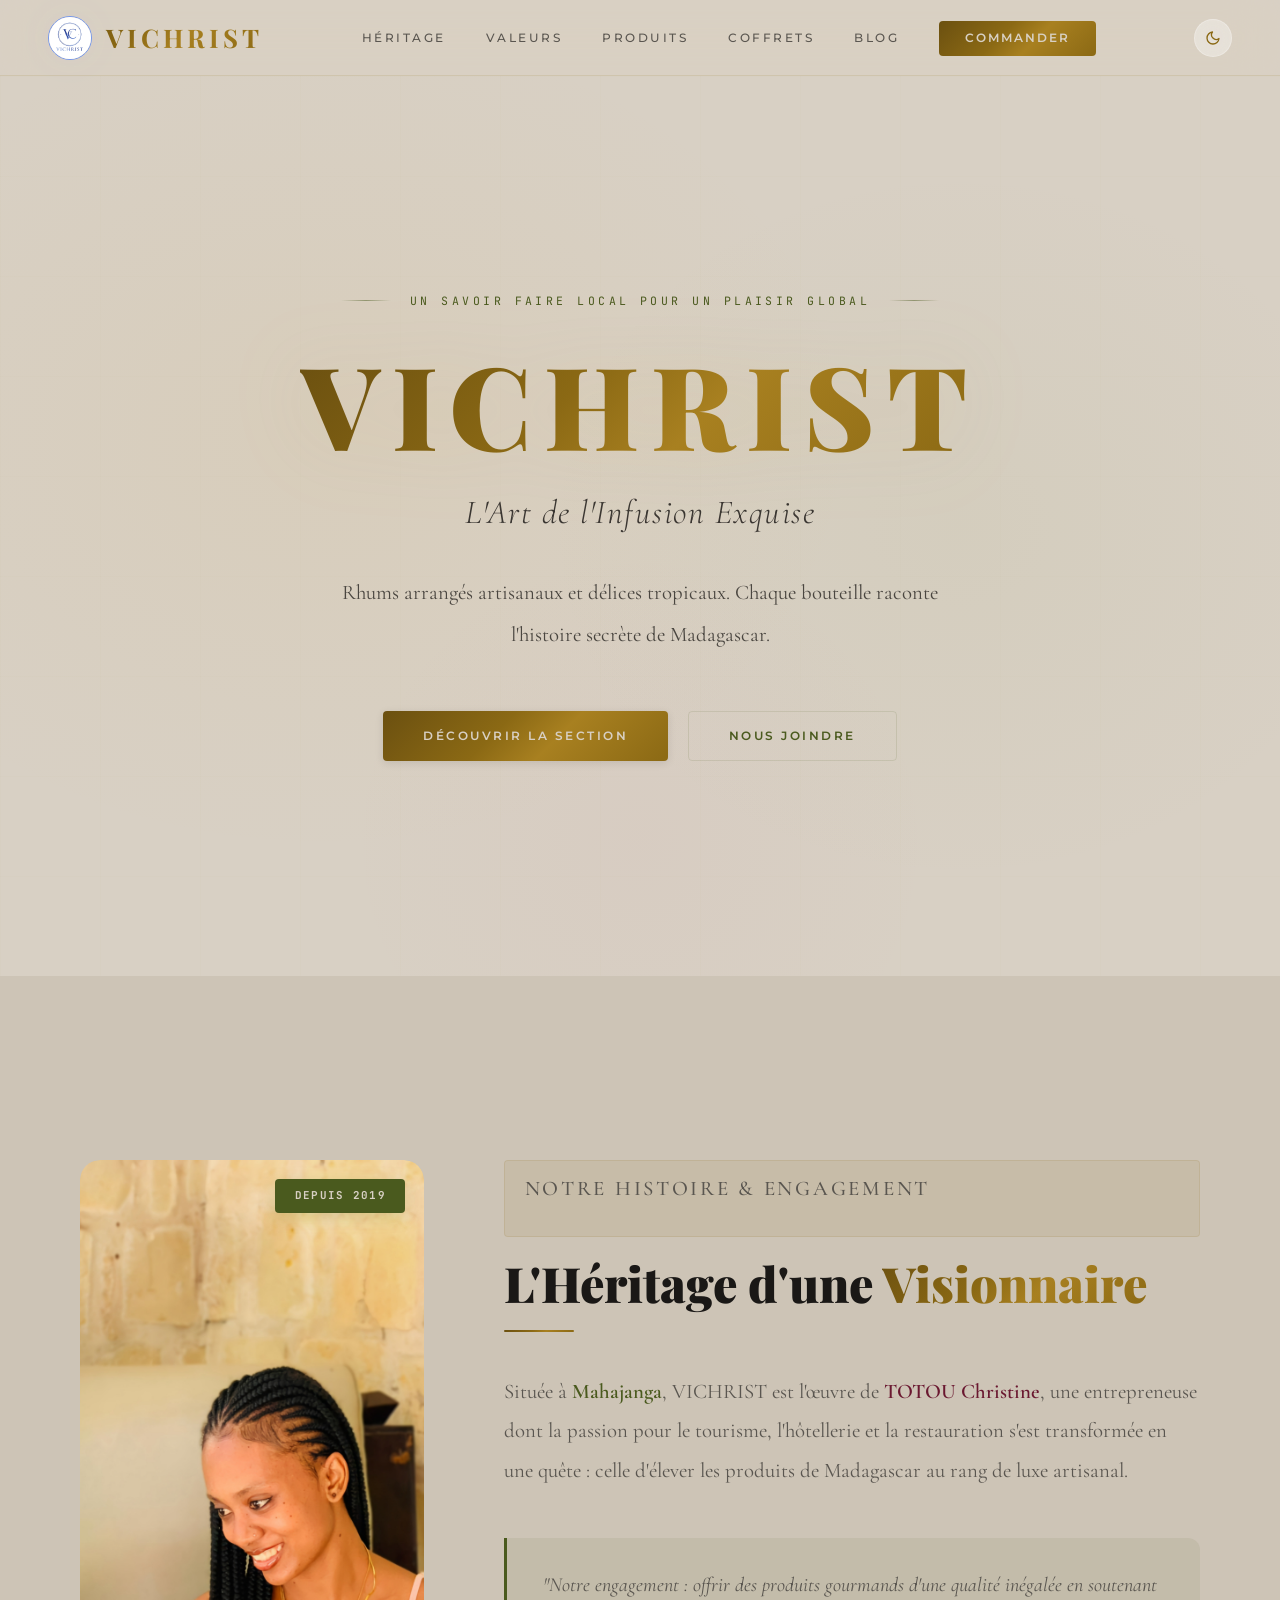
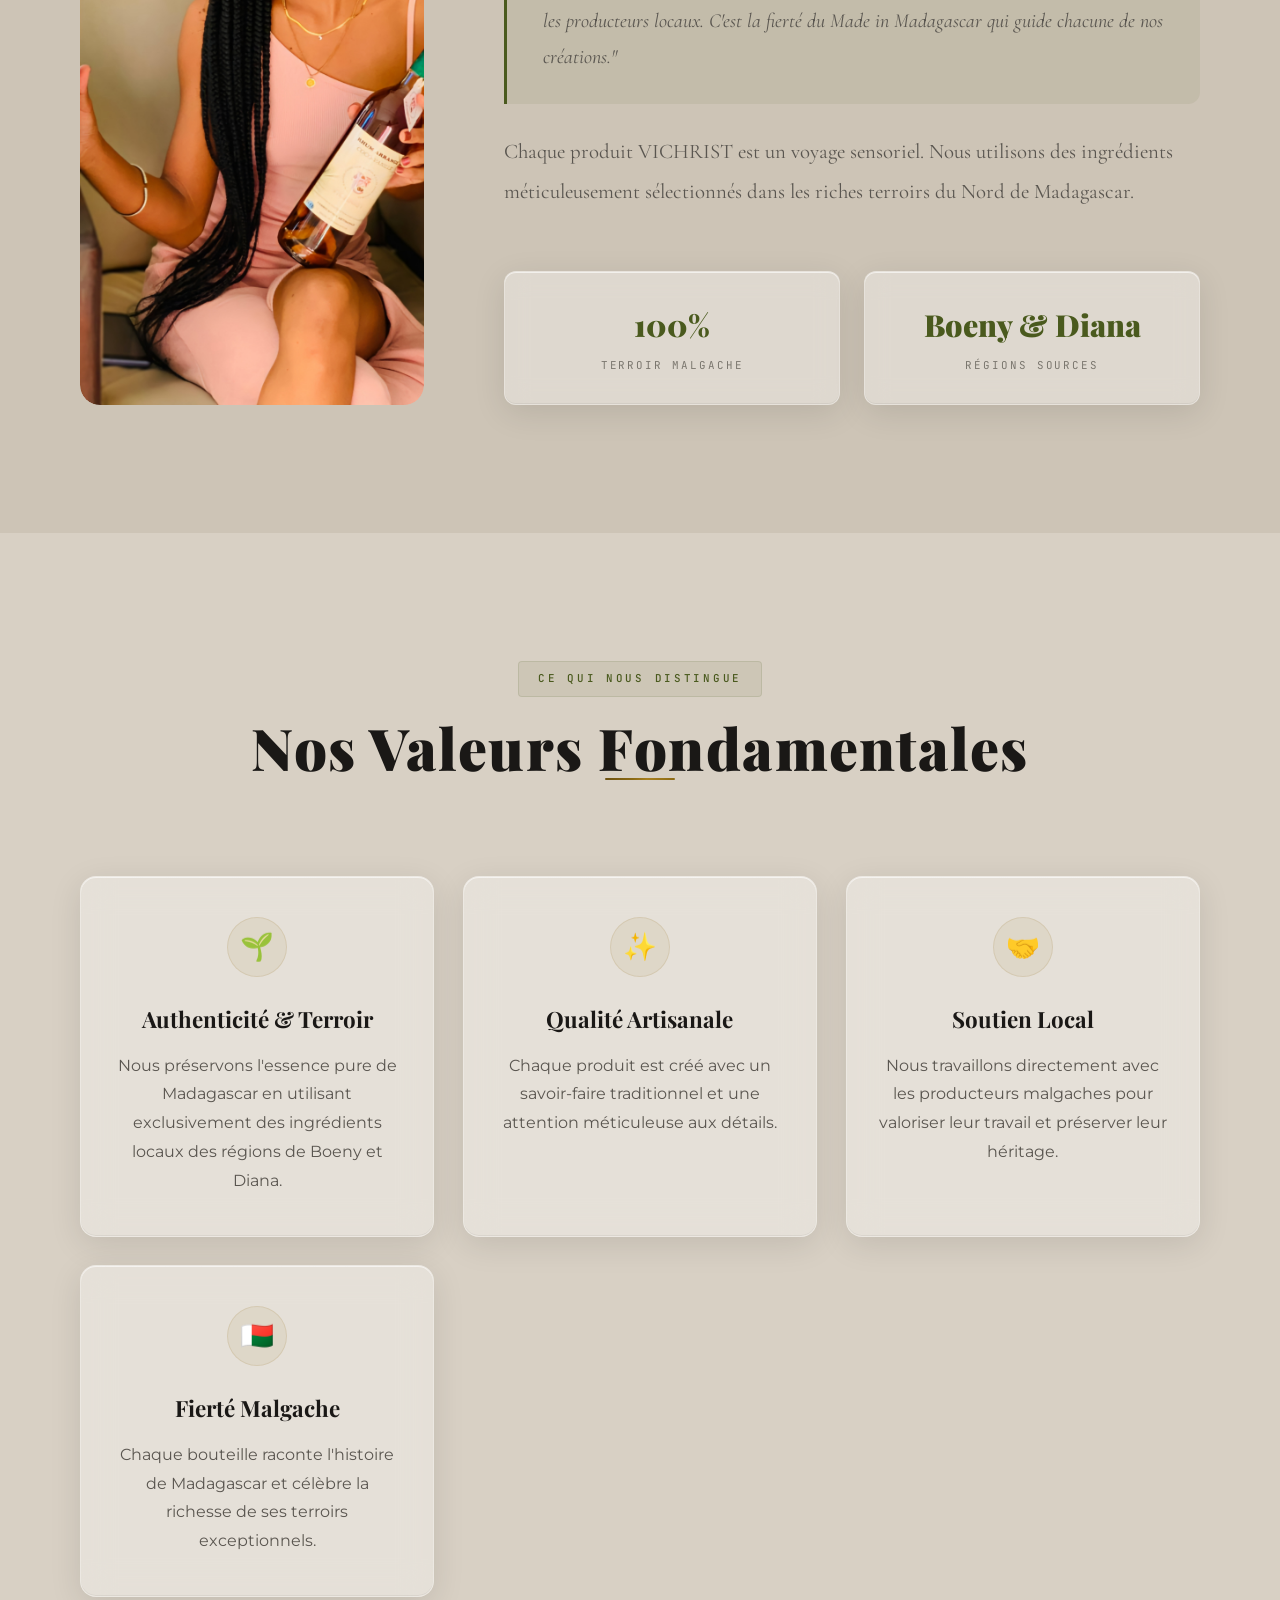
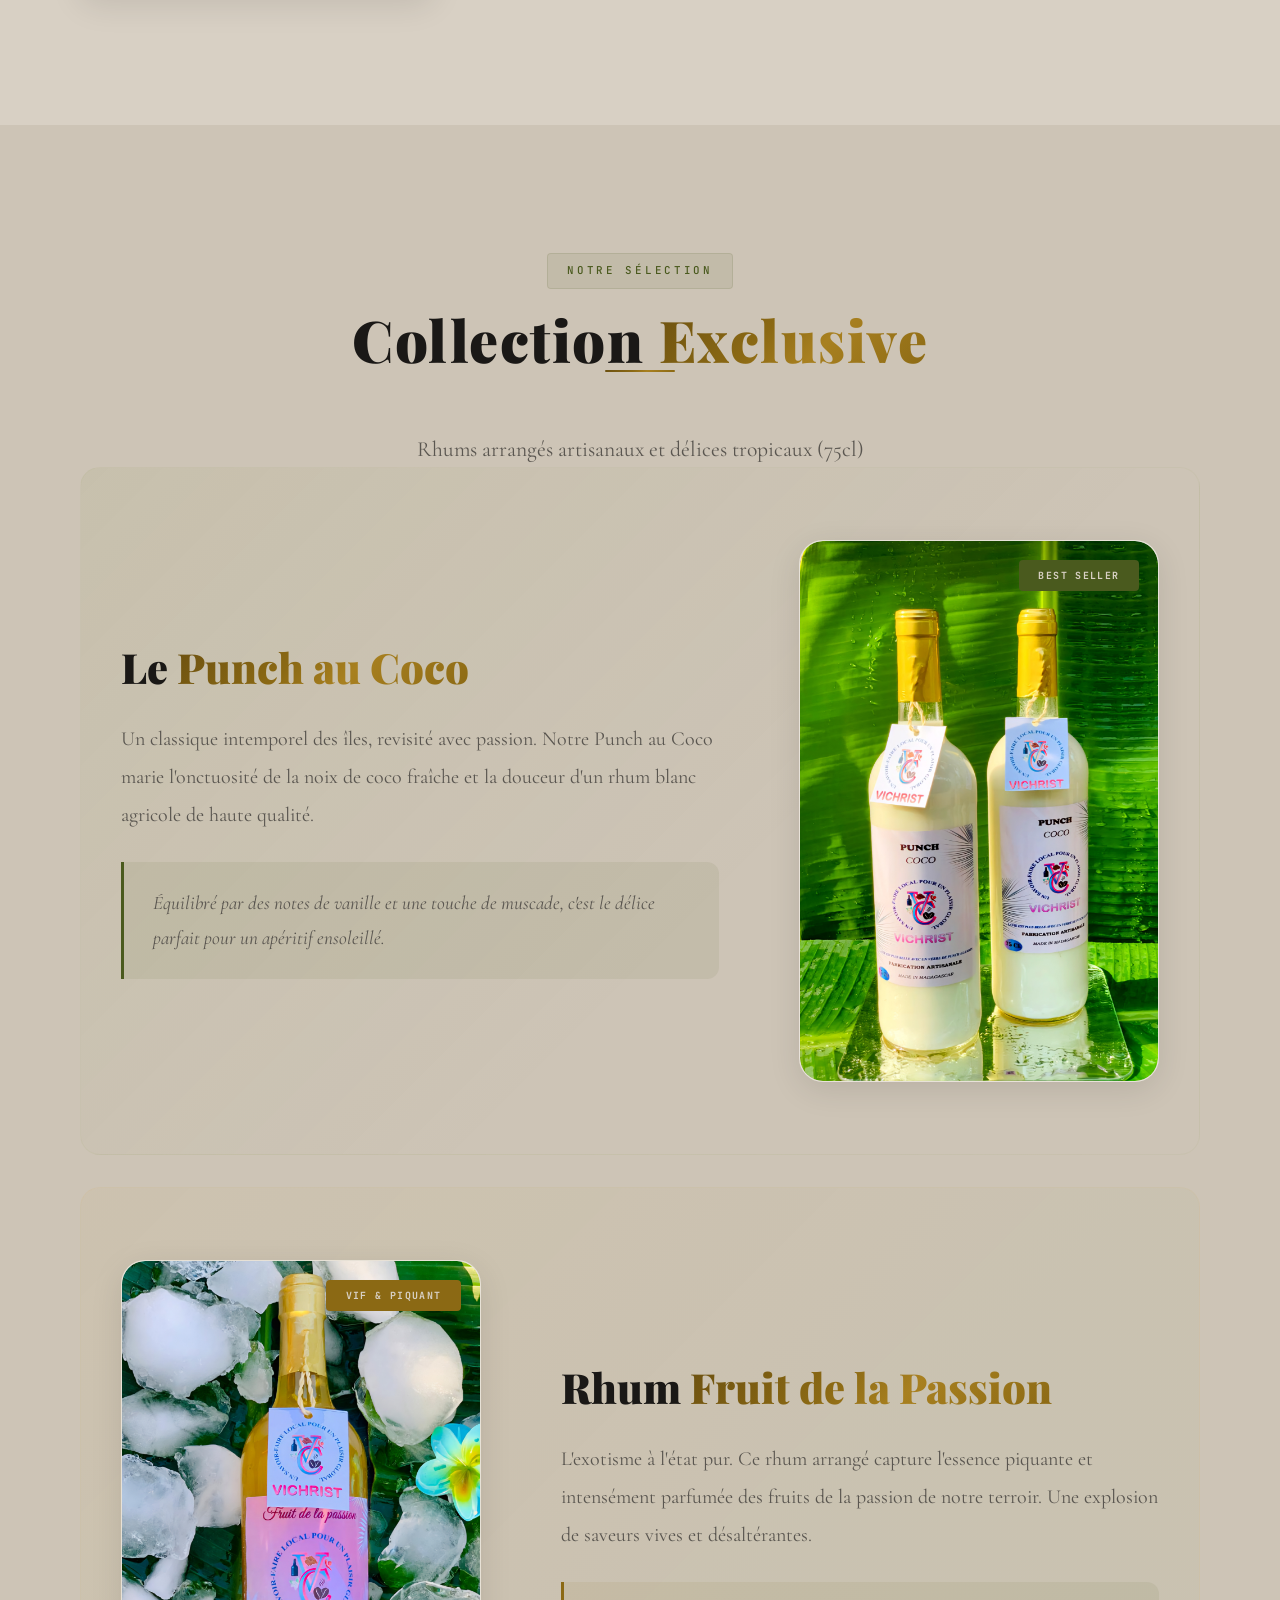
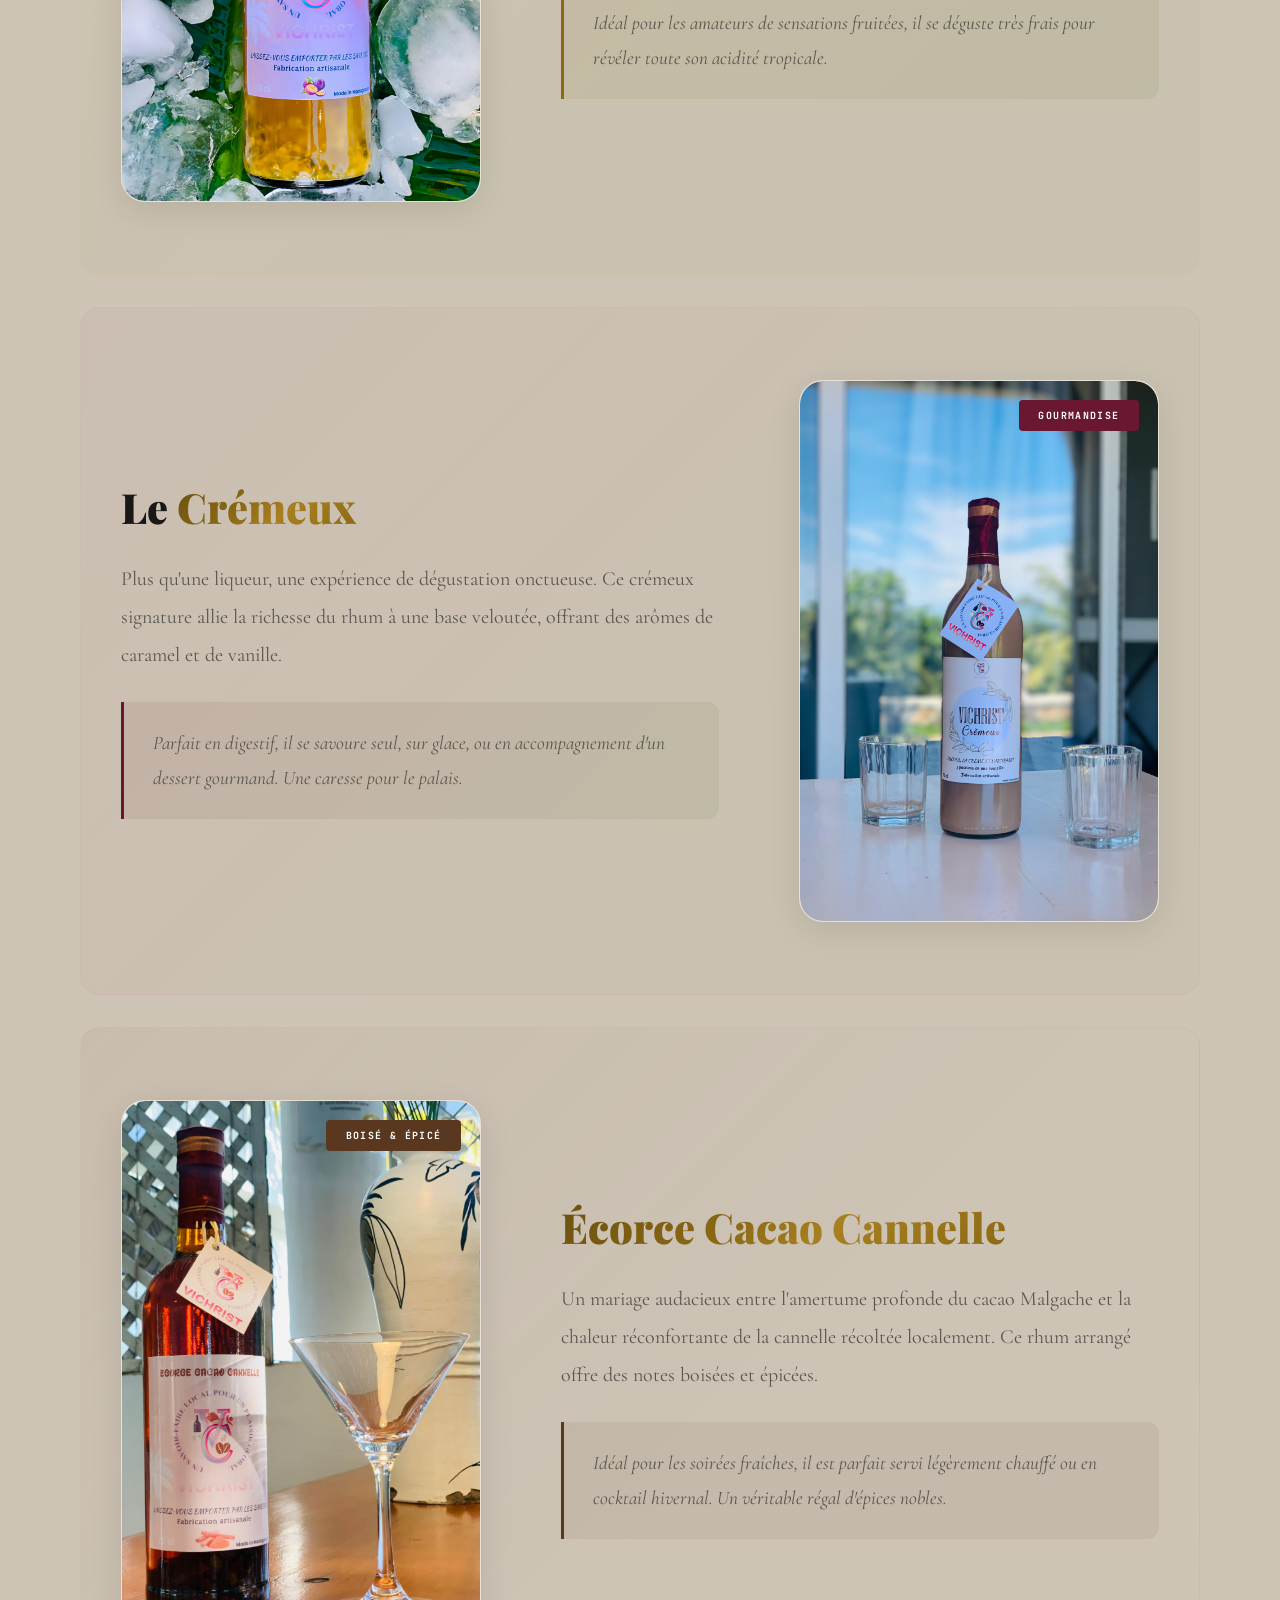
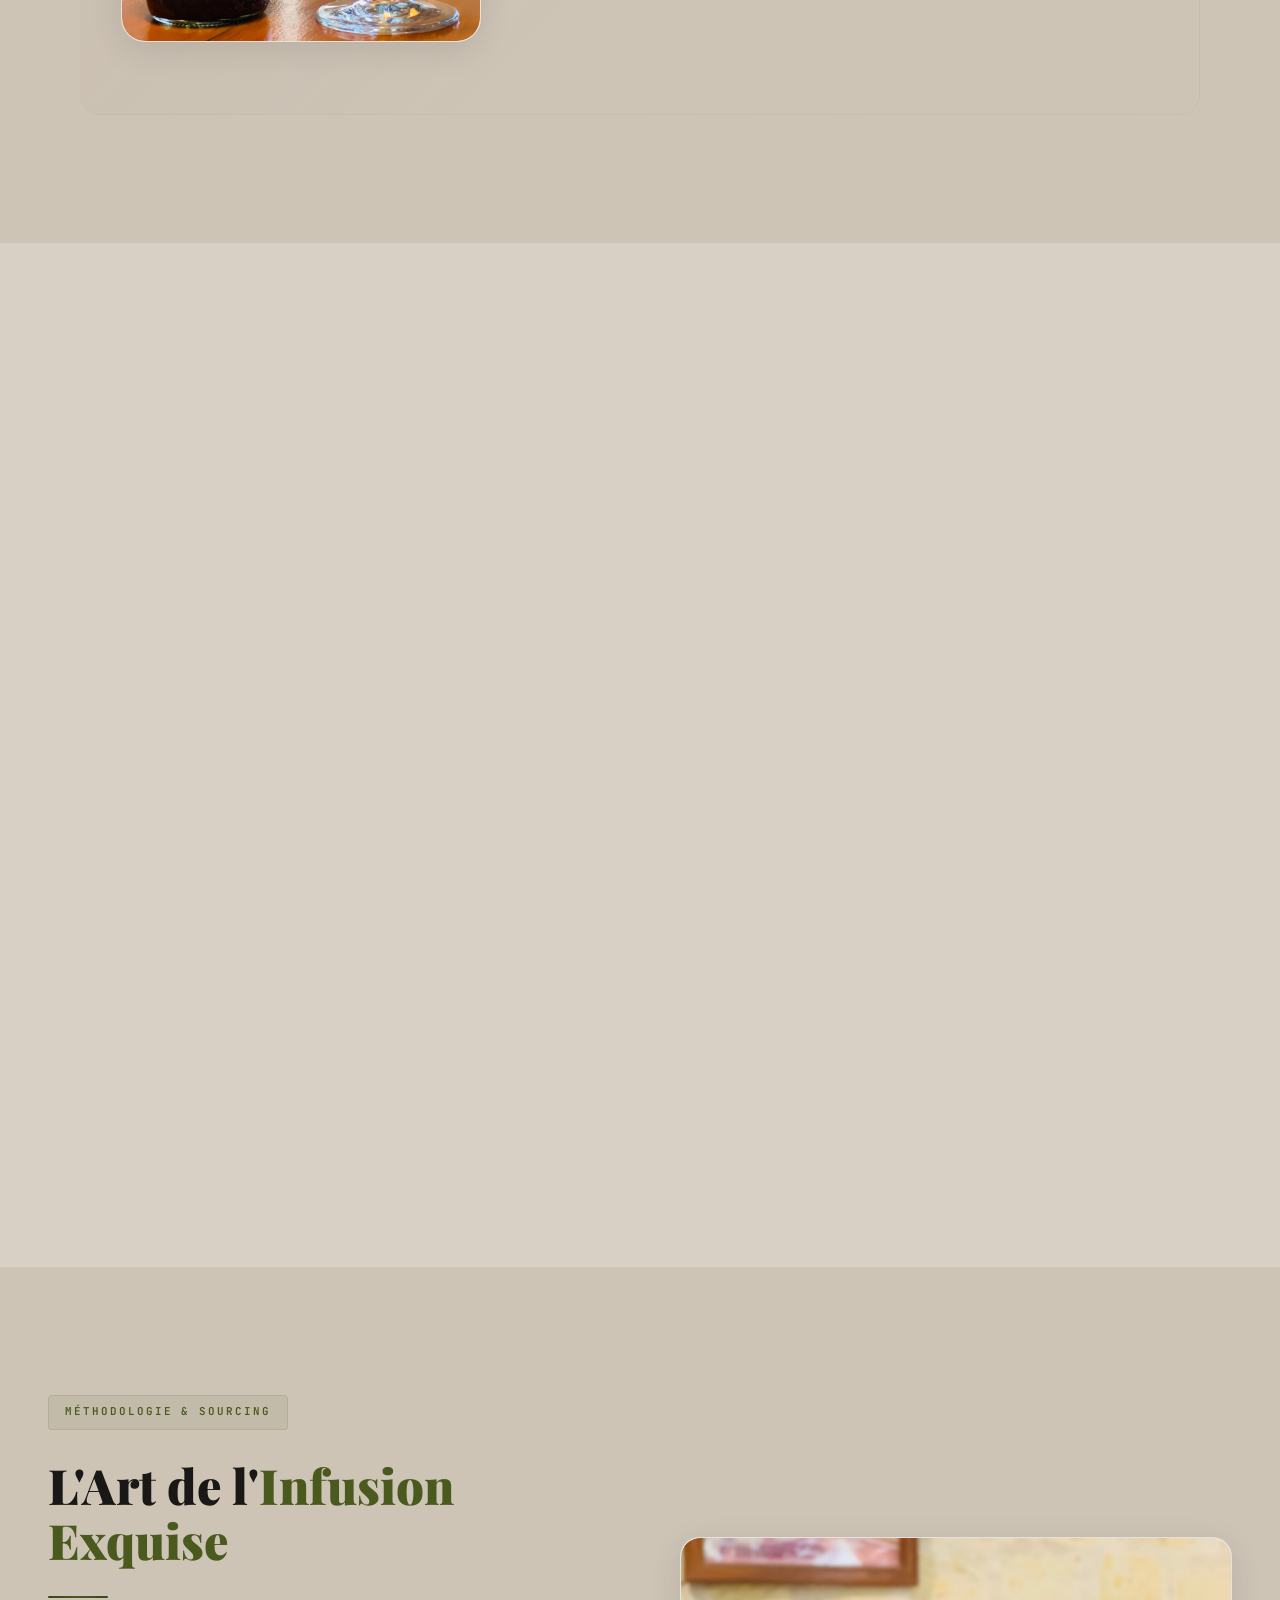
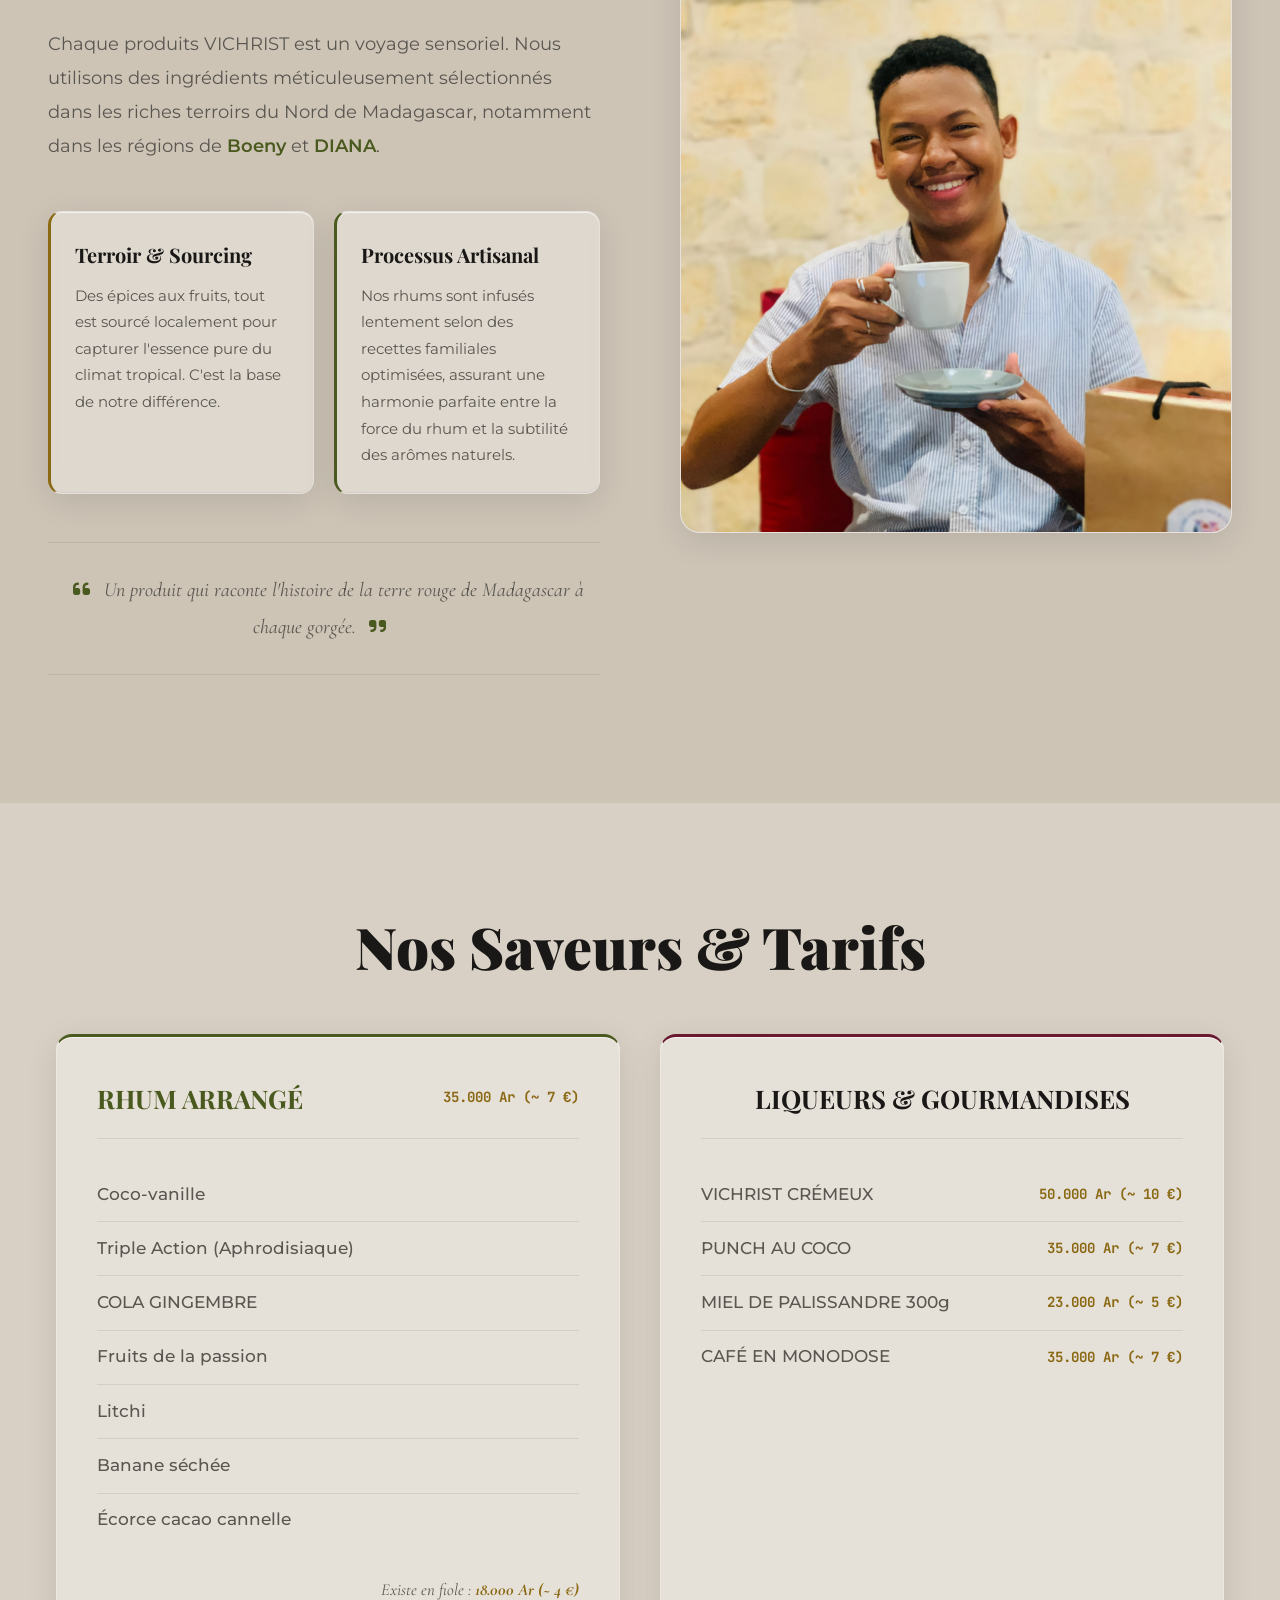
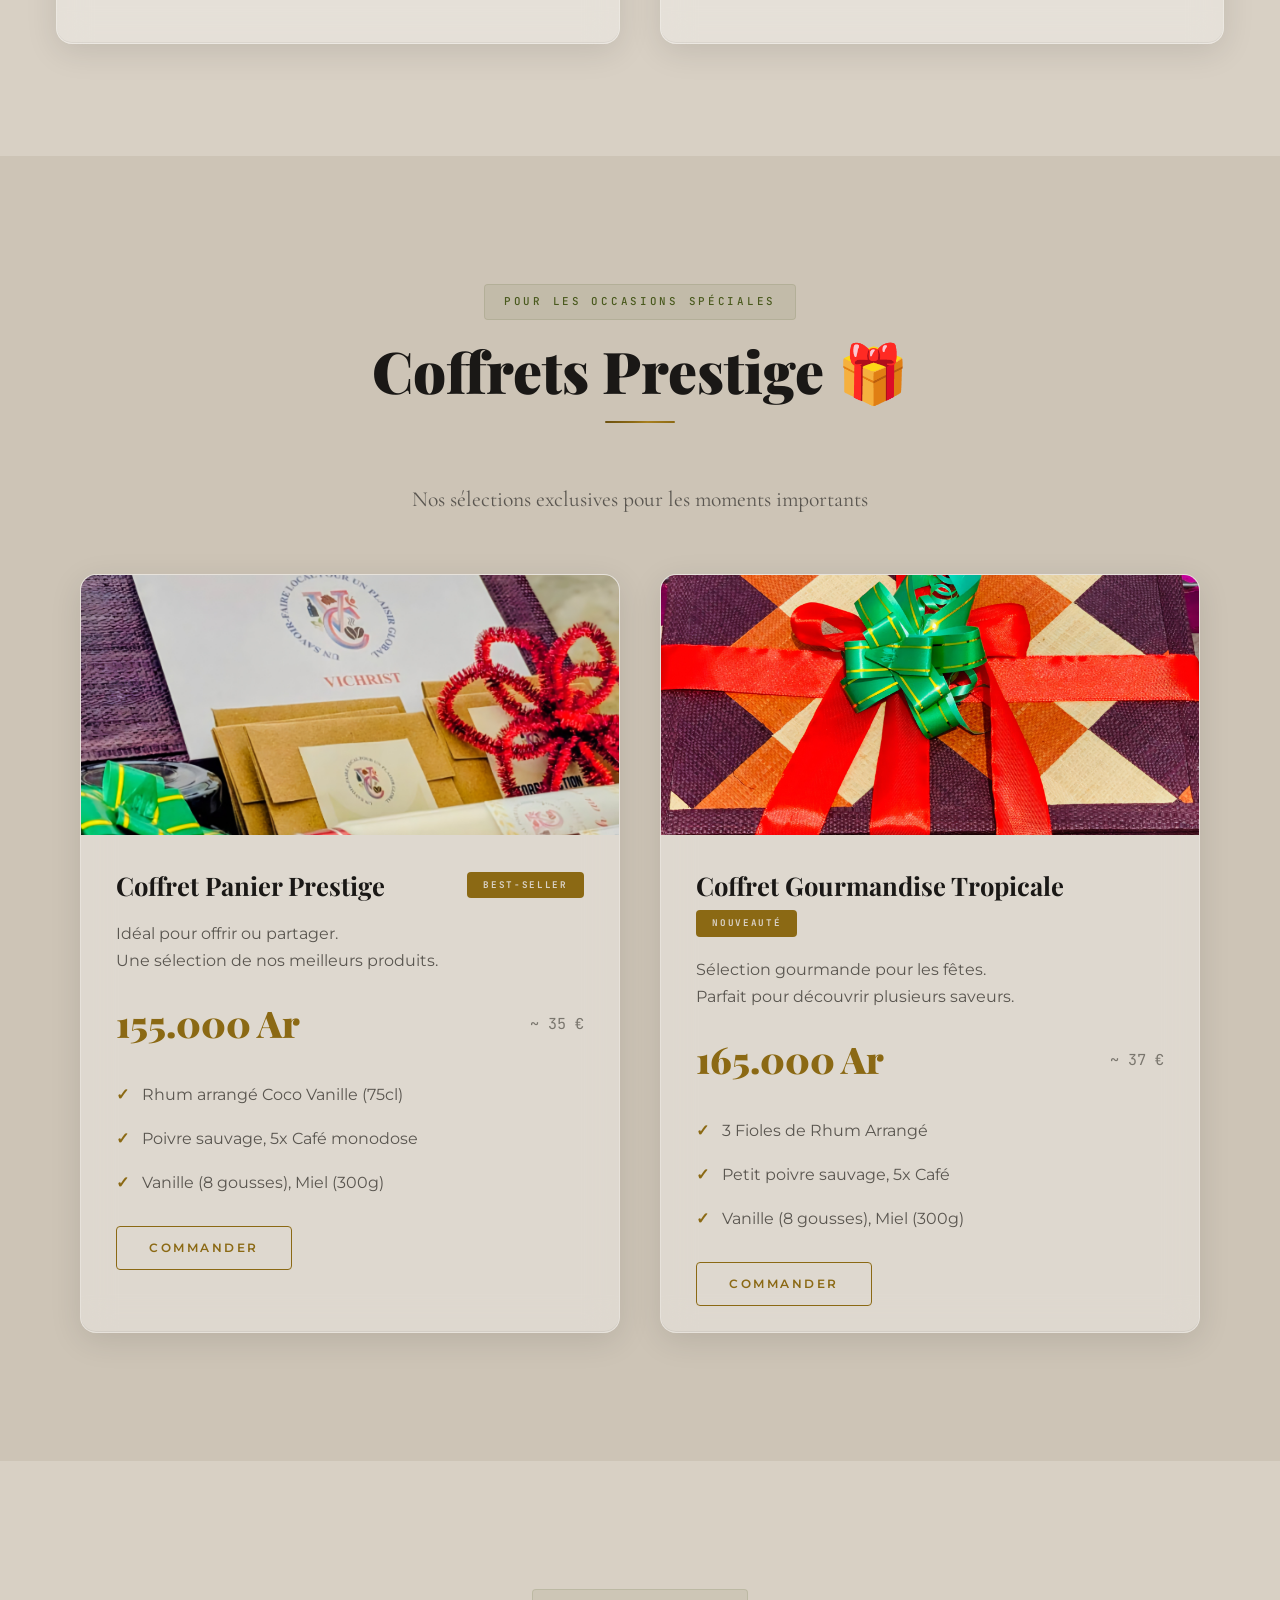
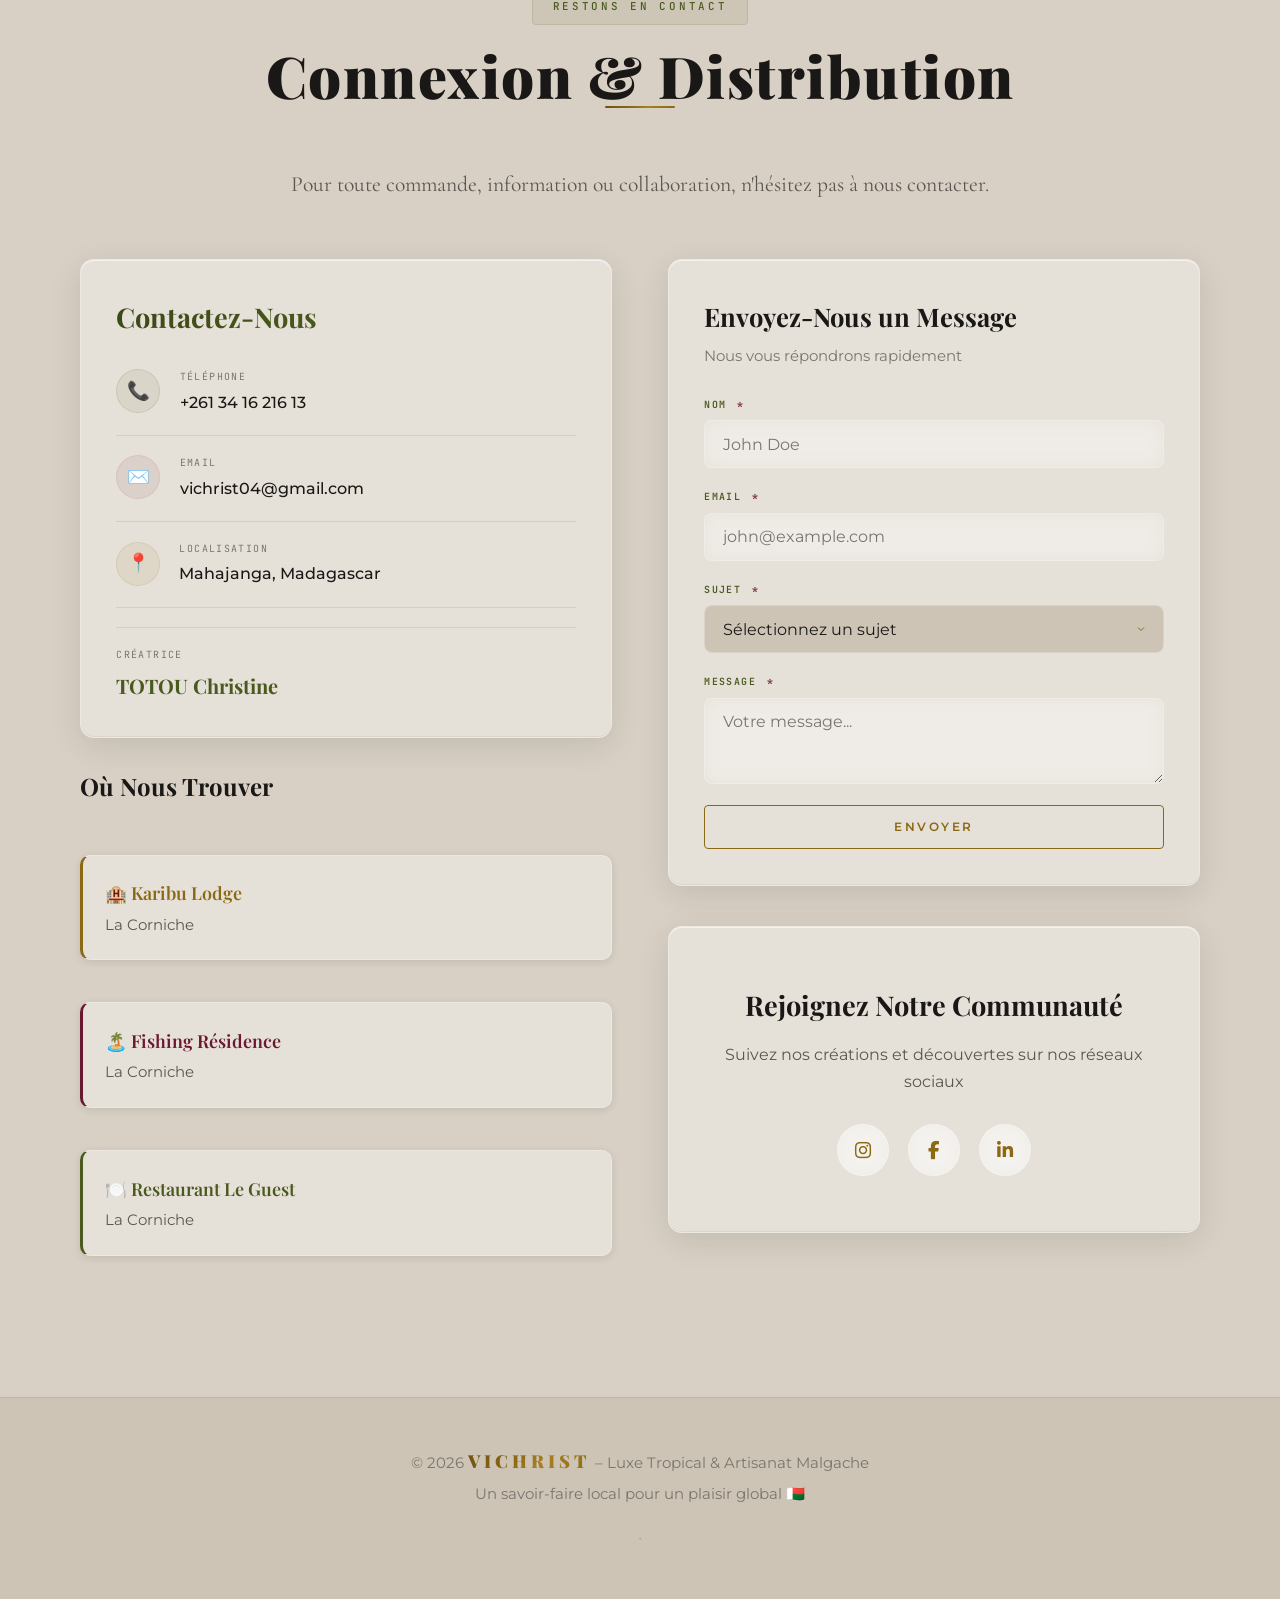
<file: index.html>
<!DOCTYPE html>
<html lang="fr">

<head>
    <!-- SEO Meta Tags -->
    <meta charset="UTF-8">
    <meta name="viewport" content="width=device-width, initial-scale=1.0, maximum-scale=5.0">
    <meta name="color-scheme" content="dark light">
    <meta name="description"
        content="VICHRIST - Rhums Arrangés Artisanaux de Luxe de Madagascar. Découvrez nos rhums infusés artisanalement avec des ingrédients locaux de qualité premium.">
    <meta name="keywords"
        content="rhum arrangé, Madagascar, artisanal, luxe, infusion, terroir malgache, VICHRIST, rhum artisanal">
    <meta name="author" content="VICHRIST - TOTOU Christine">
    <meta name="robots" content="index, follow">
    <meta name="googlebot" content="index, follow">

    <!-- Open Graph / Facebook -->
    <meta property="og:type" content="website">
    <meta property="og:url" content="https://www.vichrist.mg/">
    <meta property="og:title" content="VICHRIST - Rhums Arrangés Artisanaux de Luxe Madagascar">
    <meta property="og:description"
        content="Découvrez nos rhums infusés artisanalement avec des ingrédients 100% malgaches. Un savoir-faire local pour un plaisir global.">
    <meta property="og:image" content="https://www.vichrist.mg/image/logo%20black.jpg">

    <!-- Twitter -->
    <meta property="twitter:card" content="summary_large_image">
    <meta property="twitter:url" content="https://www.vichrist.mg/">
    <meta property="twitter:title" content="VICHRIST - Rhums Arrangés Artisanaux de Luxe Madagascar">
    <meta property="twitter:description"
        content="Découvrez nos rhums infusés artisanalement avec des ingrédients 100% malgaches.">
    <meta property="twitter:image" content="https://www.vichrist.mg/image/logo%20black.jpg">
    <!-- Canonical URL -->
    <link rel="canonical" href="https://www.vichrist.mg/">

    <!-- Favicons -->
    <link rel="icon" type="image/x-icon" href="./image/favicon.ico">
    <link rel="icon" type="image/svg+xml" href="./image/favicon.svg">
    <link rel="apple-touch-icon" sizes="180x180" href="./image/favicon.svg">
    <link rel="manifest" href="./site.webmanifest">
    <link rel="sitemap" href="/sitemap.xml" type="application/xml" />

    <!-- Structured Data for SEO -->
    <script type="application/ld+json">
    {
        "@context": "https://schema.org",
        "@type": "LocalBusiness",
        "name": "VICHRIST",
        "image": "https://www.vichrist.mg/image/logo%20black.jpg",
        "description": "Fabricant de rhums arrangés artisanaux de luxe à Madagascar",
        "address": {
            "@type": "PostalAddress",
            "addressLocality": "Mahajanga",
            "addressCountry": "MG"
        },
        "telephone": "+261-34-16-216-13",
        "email": "vichrist04@gmail.com",
        "url": "https://www.vichrist.mg",
        "priceRange": "€€",
        "founder": "TOTOU Christine"
    }
    </script>

    <title>VICHRIST - Rhums Arrangés Artisanaux de Luxe Madagascar | Rhum Artisanal</title>

    <link rel="preconnect" href="https://fonts.googleapis.com">
    <link rel="preconnect" href="https://fonts.gstatic.com" crossorigin>
    <link
        href="https://fonts.googleapis.com/css2?family=Playfair+Display:wght@400;700;900&family=Montserrat:wght@300;400;500;600;700&family=Cormorant+Garamond:ital,wght@0,300;0,400;0,500;0,600;1,300;1,400&family=JetBrains+Mono:wght@400;500;600&display=swap"
        rel="stylesheet">
    <link rel="stylesheet" href="https://cdnjs.cloudflare.com/ajax/libs/font-awesome/6.4.0/css/all.min.css">

    <link rel="stylesheet" href="styles.css">
    <noscript><style>.reveal{opacity:1!important;transform:none!important}</style></noscript>
</head>

<body>
    <!-- NAVIGATION -->
    <nav class="navbar">
        <div class="nav-container">
            <a href="#" class="logo">
                <img src="./image/logo black.jpg" alt="Logo VICHRIST - Rhums arrangés artisanaux Madagascar" width="52"
                    height="52">
                <span>VICHRIST</span>
            </a>
            <ul class="nav-menu" id="navMenu">
                <li><a href="#heritage" class="nav-link">Héritage</a></li>
                <li><a href="#valeurs" class="nav-link">Valeurs</a></li>
                <li><a href="#produits" class="nav-link">Produits</a></li>
                <li><a href="#coffrets" class="nav-link">Coffrets</a></li>
                <li><a href="blog.html" class="nav-link">Blog</a></li>
                <li><a href="#contactForm" class="btn-contact">Commander</a></li>
            </ul>
            <div class="nav-actions">
                <button class="theme-toggle" id="themeToggle" aria-label="Basculer le thème">
                    <svg class="icon-moon" width="16" height="16" viewBox="0 0 24 24" fill="none" stroke="currentColor" stroke-width="2" stroke-linecap="round" stroke-linejoin="round">
                        <path d="M21 12.79A9 9 0 1 1 11.21 3 7 7 0 0 0 21 12.79z"/>
                    </svg>
                    <svg class="icon-sun" width="16" height="16" viewBox="0 0 24 24" fill="none" stroke="currentColor" stroke-width="2" stroke-linecap="round" stroke-linejoin="round">
                        <circle cx="12" cy="12" r="5"/>
                        <line x1="12" y1="1" x2="12" y2="3"/><line x1="12" y1="21" x2="12" y2="23"/>
                        <line x1="4.22" y1="4.22" x2="5.64" y2="5.64"/><line x1="18.36" y1="18.36" x2="19.78" y2="19.78"/>
                        <line x1="1" y1="12" x2="3" y2="12"/><line x1="21" y1="12" x2="23" y2="12"/>
                        <line x1="4.22" y1="19.78" x2="5.64" y2="18.36"/><line x1="18.36" y1="5.64" x2="19.78" y2="4.22"/>
                    </svg>
                </button>
                <button class="menu-toggle" id="menuToggle" aria-label="Menu navigation mobile" aria-expanded="false">
                    <span class="bar"></span>
                    <span class="bar"></span>
                    <span class="bar"></span>
                </button>
            </div>
        </div>
    </nav>

    <!-- HERO SECTION -->
    <section class="hero">
        <div class="hero-content">
            <p class="hero-subtitle">Un Savoir Faire Local Pour Un Plaisir Global</p>
            <h1 class="hero-title">VICHRIST</h1>
            <p class="hero-tagline">L'Art de l'Infusion Exquise</p>
            <p class="hero-description">
                Rhums arrangés artisanaux et délices tropicaux. Chaque bouteille raconte l'histoire secrète de
                Madagascar.
            </p>
            <div class="hero-buttons">
                <a href="#heritage" class="btn-primary btn-primary-gold">Découvrir la section</a>
                <a href="#contactForm" class="btn-primary btn-primary-outline">Nous Joindre</a>
            </div>
        </div>
    </section>

    <!-- HERITAGE SECTION -->
    <section id="heritage" class="heritage">
        <div class="container reveal">

            <div class="heritage-grid">
                <div class="glass-effect">
                    <div class="heritage-image">
                        <img src="./image/Mannequin avec 2 bouteille.jpg" alt="Bouteilles VICHRIST" loading="lazy">
                        <span class="heritage-badge">Depuis 2019</span>
                    </div>
                </div>
                <div class="heritage-content">
                    <div class="section-header">
                        <p>NOTRE HISTOIRE & ENGAGEMENT</p>
                    </div>

                    <h2 class="section-title">L'Héritage d'une <span class="gradient-text">Visionnaire</span></h2>
                    <div class="section-divider"></div>
                    <p>
                        Située à <strong class="Mahajanga">Mahajanga</strong>, VICHRIST est l'œuvre de <strong
                            class="Ch">TOTOU Christine</strong>,
                        une entrepreneuse dont la passion pour le tourisme, l'hôtellerie et la restauration s'est
                        transformée en une quête : celle d'élever les produits de Madagascar au rang de luxe artisanal.
                    </p>
                    <div class="heritage-quote">
                        "Notre engagement : offrir des produits gourmands d'une qualité inégalée en soutenant les
                        producteurs locaux. C'est la fierté du Made in Madagascar qui guide chacune de nos créations."
                    </div>
                    <p>
                        Chaque produit VICHRIST est un voyage sensoriel. Nous utilisons des ingrédients méticuleusement
                        sélectionnés dans les riches terroirs du Nord de Madagascar.
                    </p>
                    <div class="stats-grid">
                        <div class="stat-box">
                            <div class="stat-number">100%</div>
                            <div class="stat-label">Terroir Malgache</div>
                        </div>
                        <div class="stat-box">
                            <div class="stat-number">Boeny & Diana</div>
                            <div class="stat-label">Régions Sources</div>
                        </div>
                    </div>
                </div>
            </div>
        </div>
    </section>
    <!-- VALUES SECTION -->
    <section id="valeurs" class="values">
        <div class="container reveal">
            <div class="value-section-header">
                <p class="value-section-label">Ce qui nous distingue</p>
                <h2 class="value-section-title">Nos Valeurs Fondamentales</h2>
                <div class="section-divider"></div>
            </div>

            <div class="values-grid">
                <div class="value-card">
                    <div class="value-icon">🌱</div>
                    <h3>Authenticité & Terroir</h3>
                    <p>Nous préservons l'essence pure de Madagascar en utilisant exclusivement des ingrédients locaux
                        des régions de Boeny et Diana.</p>
                </div>
                <div class="value-card">
                    <div class="value-icon">✨</div>
                    <h3>Qualité Artisanale</h3>
                    <p>Chaque produit est créé avec un savoir-faire traditionnel et une attention méticuleuse aux
                        détails.</p>
                </div>
                <div class="value-card">
                    <div class="value-icon">🤝</div>
                    <h3>Soutien Local</h3>
                    <p>Nous travaillons directement avec les producteurs malgaches pour valoriser leur travail et
                        préserver leur héritage.</p>
                </div>
                <div class="value-card">
                    <div class="value-icon">🇲🇬</div>
                    <h3>Fierté Malgache</h3>
                    <p>Chaque bouteille raconte l'histoire de Madagascar et célèbre la richesse de ses terroirs
                        exceptionnels.</p>
                </div>
            </div>
        </div>
    </section>
    <!-- PRODUCTS SECTION -->
    <section id="produits" class="products">
        <div class="product-container reveal">
            <div class="value-section-header">
                <p class="value-section-label">Notre Sélection</p>
                <h2 class="value-section-title">Collection <span class="gradient-text">Exclusive</span></h2>
                <div class="section-divider"></div>
                <p class="product-section-description">Rhums arrangés artisanaux et délices tropicaux (75cl)</p>
            </div>

            <!-- Update the wrapper div class name from 'product-image' to 'product-image-wrapper' -->

            <div class="product-showcase product-coco">

                <div class="product-image-wrapper">
                    <div class="glass-effect">
                        <img src="./image/Bouteille punch coco.jpg" alt="Punch au Coco" loading="lazy">
                        <span class="product-label">Best Seller</span>
                    </div>
                </div>

                <div class="product-content">
                    <h2>Le <span class="gradient-text">Punch au Coco</span></h2>
                    <p>Un classique intemporel des îles, revisité avec passion. Notre Punch au Coco marie l'onctuosité
                        de la noix de coco fraîche et la douceur d'un rhum blanc agricole de haute qualité.</p>
                    <div class="product-highlight">
                        Équilibré par des notes de vanille et une touche de muscade, c'est le délice parfait pour un
                        apéritif ensoleillé.
                    </div>
                </div>
            </div>

            <div class="product-showcase product-passion">
                <div class="product-image-wrapper">
                    <div class="glass-effect">
                        <img src="./image/Bouteille fruit de la passion .jpg" alt="Fruit de la Passion" loading="lazy">
                        <span class="product-label">Vif & Piquant</span>
                    </div>
                </div>
                <div class="product-content">
                    <h2>Rhum <span class="gradient-text">Fruit de la Passion</span></h2>
                    <p>L'exotisme à l'état pur. Ce rhum arrangé capture l'essence piquante et intensément parfumée des
                        fruits de la passion de notre terroir. Une explosion de saveurs vives et désaltérantes.</p>
                    <div class="product-highlight">
                        Idéal pour les amateurs de sensations fruitées, il se déguste très frais pour révéler toute son
                        acidité tropicale.
                    </div>
                </div>
            </div>

            <div class="product-showcase product-cremeux">
                <div class="product-image-wrapper">
                    <div class="glass-effect">
                        <img src="./image/Bouteille crémeux .jpg" alt="Crémeux" loading="lazy">
                        <span class="product-label">Gourmandise</span>
                    </div>
                </div>
                <div class="product-content">
                    <h2>Le <span class="gradient-text">Crémeux</span></h2>
                    <p>Plus qu'une liqueur, une expérience de dégustation onctueuse. Ce crémeux signature allie la
                        richesse du rhum à une base veloutée, offrant des arômes de caramel et de vanille.</p>
                    <div class="product-highlight">
                        Parfait en digestif, il se savoure seul, sur glace, ou en accompagnement d'un dessert gourmand.
                        Une caresse pour le palais.
                    </div>
                </div>
            </div>

            <div class="product-showcase product-cacao">
                <div class="product-image-wrapper">
                    <div class="glass-effect">
                        <img src="./image/Bouteille, Ecorce cacao cannelle, setup pro.jpg" alt="Écorce Cacao Cannelle" loading="lazy">
                        <span class="product-label">Boisé & Épicé</span>
                    </div>
                </div>
                <div class="product-content">
                    <h2><span class="gradient-text">Écorce Cacao Cannelle</span></h2>
                    <p>Un mariage audacieux entre l'amertume profonde du cacao Malgache et la chaleur réconfortante de
                        la cannelle récoltée localement. Ce rhum arrangé offre des notes boisées et épicées.</p>
                    <div class="product-highlight">
                        Idéal pour les soirées fraîches, il est parfait servi légèrement chauffé ou en cocktail
                        hivernal. Un véritable régal d'épices nobles.
                    </div>
                </div>
            </div>

        </div>
    </section>
    <!-- GALLERY SECTION -->
    <section class="gallery">
        <div class="product-container reveal">
            <div class="value-section-header">
                <h2 class="value-section-title">Galerie <span class="gradient-text">Sensorielle</span></h2>
                <div class="section-divider"></div>
                <p class="product-section-description">Découvrez l'essence de VICHRIST : rhum arrangé. Disponible en
                    plusieurs parfums exquis.</p>
            </div>

            <div class="gallery-grid">
                <div class="gallery-item">
                    <img src="./image/Fiole coco vanille.jpg" alt="Coco-Vanille" loading="lazy">
                    <div class="gallery-overlay">
                        <p class="gallery-title">Coco-Vanille</p>
                    </div>
                </div>
                <div class="gallery-item">
                    <img src="./image/Fiole punch coco.jpg" alt="Punch Coco" loading="lazy">
                    <div class="gallery-overlay">
                        <p class="gallery-title">Punch Coco</p>
                    </div>
                </div>
                <div class="gallery-item">
                    <img src="./image/Fiole fruit de la passion.jpg" alt="Fruit de la Passion" loading="lazy">
                    <div class="gallery-overlay">
                        <p class="gallery-title">Fruit de la Passion</p>
                    </div>
                </div>
                <div class="gallery-item">
                    <img src="./image/Setup Bouteille cola gingembre.jpg" alt="Cola Gingembre" loading="lazy">
                    <div class="gallery-overlay">
                        <p class="gallery-title">Cola Gingembre</p>
                    </div>
                </div>
                <div class="gallery-item">
                    <img src="./image/Coffret cadeau.jpg" alt="Coffret Prestige" loading="lazy">
                    <div class="gallery-overlay">
                        <p class="gallery-title">Coffret Prestige</p>
                    </div>
                </div>
                <div class="gallery-item">
                    <img src="./image/Lot de fiole.jpg" alt="Collection Fioles" loading="lazy">
                    <div class="gallery-overlay">
                        <p class="gallery-title">Collection Fioles</p>
                    </div>
                </div>
                <div class="gallery-item">
                    <img src="./image/Tasse torréfaction 2.jpg" alt="Torréfaction Artisanale" loading="lazy">
                    <div class="gallery-overlay">
                        <p class="gallery-title">Torréfaction Artisanale</p>
                    </div>
                </div>
                <div class="gallery-item">
                    <img src="./image/Mannequin avec 2 bouteille.jpg" alt="Nos Bouteilles" loading="lazy">
                    <div class="gallery-overlay">
                        <p class="gallery-title">Nos Bouteilles</p>
                    </div>
                </div>
            </div>
        </div>
    </section>
    <!-- INFUSION SECTION -->
    <section id="infusion" class="infusion-section">
        <div class="container-infusion reveal">
            <div class="infusion-grid">
                <div class="infusion-text-column">
                    <div class="tag-wrapper">
                        <span class="methodo-tag">Méthodologie &amp; Sourcing</span>
                    </div>

                    <h2 class="infusion-title">
                        L'Art de l'<span class="accent-text">Infusion Exquise</span>
                    </h2>

                    <div class="separator-line"></div>

                    <div class="infusion-content">
                        <p class="content-paragraph">
                            Chaque produits VICHRIST est un voyage sensoriel. Nous utilisons des ingrédients
                            méticuleusement sélectionnés dans les riches terroirs du Nord de Madagascar, notamment dans
                            les régions de <span class="highlight-text">Boeny</span> et <span
                                class="highlight-text">DIANA</span>.
                        </p>

                        <div class="process-cards-grid">
                            <div class="process-card card-sourcing">
                                <h4 class="card-title-2">Terroir &amp; Sourcing</h4>
                                <p>Des épices aux fruits, tout est sourcé localement pour capturer l'essence pure du
                                    climat tropical. C'est la base de notre différence.</p>
                            </div>
                            <div class="process-card card-processus">
                                <h4 class="card-title-2">Processus Artisanal</h4>
                                <p>Nos rhums sont infusés lentement selon des recettes familiales optimisées, assurant
                                    une harmonie parfaite entre la force du rhum et la subtilité des arômes naturels.
                                </p>
                            </div>
                        </div>

                        <blockquote class="infusion-quote">
                            <i class="fas fa-quote-left quote-icon"></i>
                            Un produit qui raconte l'histoire de la terre rouge de Madagascar à chaque gorgée.
                            <i class="fas fa-quote-right quote-icon"></i>
                        </blockquote>
                    </div>
                </div>

                <div class="infusion-image-column">
                    <div class="image-wrapper hover-lift">
                        <div class="image-aspect-ratio">
                            <img src="./image/Dégustation 2.jpg" alt="Infusion artisanale VICHRIST" class="infusion-image" loading="lazy">
                        </div>
                        <div class="image-border-overlay"></div>
                    </div>

                    <div class="decorative-blob"></div>
                </div>
            </div>
        </div>
    </section>
    <!-- SECTION PRICE -->
    <section id="tarifs" class="produits-section">
        <div class="container2 reveal">
            <h2 class="section-title">Nos Saveurs & Tarifs</h2>

            <div class="produits-grid">
                <div class="produit-card rhum-card">
                    <h3 class="card-title rhum-title">
                        RHUM ARRANGÉ
                        <span class="rhum-price">35.000 Ar (~ 7 €)</span>
                    </h3>
                    <ul class="produit-list">
                        <li><span class="item-name">Coco-vanille</span></li>
                        <li><span class="item-name">Triple Action (Aphrodisiaque)</span></li>
                        <li><span class="item-name">COLA GINGEMBRE</span></li>
                        <li><span class="item-name">Fruits de la passion</span></li>
                        <li><span class="item-name">Litchi</span></li>
                        <li><span class="item-name">Banane séchée</span></li>
                        <li><span class="item-name">Écorce cacao cannelle</span></li>
                    </ul>
                    <p class="fiole-price">Existe en fiole : <span class="fiole-price-value">18.000 Ar (~ 4 €)</span></p>
                </div>

                <div class="produit-card liqueur-card">
                    <h3 class="card-title liqueur-title">
                        LIQUEURS & GOURMANDISES
                    </h3>
                    <ul class="produit-list-with-price">
                        <li>
                            <span class="item-name">VICHRIST CRÉMEUX</span>
                            <span class="item-price">50.000 Ar (~ 10 €)</span>
                        </li>
                        <li>
                            <span class="item-name">PUNCH AU COCO</span>
                            <span class="item-price">35.000 Ar (~ 7 €)</span>
                        </li>
                        <li>
                            <span class="item-name">MIEL DE PALISSANDRE 300g</span>
                            <span class="item-price">23.000 Ar (~ 5 €)</span>
                        </li>
                        <li>
                            <span class="item-name">CAFÉ EN MONODOSE</span>
                            <span class="item-price">35.000 Ar (~ 7 €)</span>
                        </li>
                    </ul>
                </div>
            </div>
        </div>
    </section>
    <!-- GIFT BOXES SECTION -->
    <section id="coffrets" class="gift-boxes">
        <div class="container reveal">
            <div class="value-section-header">
                <p class="value-section-label">Pour les occasions spéciales</p>
                <h2 class="section-title">Coffrets Prestige <span class="gradient-text-2">🎁</span></h2>
                <div class="section-divider"></div>
                <p class="product-section-description">Nos sélections exclusives pour les moments importants</p>
            </div>

            <div class="boxes-grid">
                <div class="gift-box">
                    <img src="./image/Coffret cadeau  intérieur.jpg" alt="Coffret Panier Prestige" class="gift-box-image" loading="lazy">
                    <div class="gift-box-content">

                        <div class="gift-box-header-flex">
                            <h3>Coffret Panier Prestige</h3>
                            <span class="gift-box-badge">Best-Seller</span>
                        </div>
                        <p class="gift-box-price">Idéal pour offrir ou partager.<br> Une sélection de nos meilleurs
                            produits.</p>
                        <div class="gift-box-header-flex">
                            <div class="gift-box-amount">155.000 Ar</div>
                            <div class="gift-box-euro">~ 35 €</div>
                        </div>
                        <ul class="gift-box-items">
                            <li>Rhum arrangé Coco Vanille (75cl)</li>
                            <li>Poivre sauvage, 5x Café monodose</li>
                            <li>Vanille (8 gousses), Miel (300g)</li>
                        </ul>
                        <a href="#contactForm" class="btn-order">
                                <span class="btn-text">Commander</span>
                        </a>
                    </div>
                </div>

                <div class="gift-box">
                    <img src="./image/Coffret cadeau.jpg" alt="Coffret Gourmandise" class="gift-box-image" loading="lazy">
                    <div class="gift-box-content">

                        <div class="gift-box-header-flex">
                            <h3>Coffret Gourmandise Tropicale</h3>
                            <span class="gift-box-badge">Nouveauté</span>
                        </div>
                        <p class="gift-box-price">Sélection gourmande pour les fêtes.<br> Parfait pour découvrir plusieurs
                            saveurs.</p>
                        <div class="gift-box-header-flex">
                            <div class="gift-box-amount">165.000 Ar</div>
                            <div class="gift-box-euro">~ 37 €</div>
                        </div>
                        <ul class="gift-box-items">
                            <li>3 Fioles de Rhum Arrangé</li>
                            <li>Petit poivre sauvage, 5x Café</li>
                            <li>Vanille (8 gousses), Miel (300g)</li>
                        </ul>
                        <a href="#contactForm" class="btn-order">
                                <span class="btn-text">Commander</span>
                        </a>
                    </div>
                </div>
            </div>
        </div>
    </section>
    <!-- CONTACT SECTION -->
    <section id="contact" class="contact">
        <div class="container reveal">
            <div class="value-section-header">
                <p class="value-section-label">Restons en contact</p>
                <h2 class="value-section-title">Connexion & Distribution</h2>
                <div class="section-divider"></div>
                <p class="product-section-description">Pour toute commande, information ou collaboration, n'hésitez pas à
                    nous contacter.</p>
            </div>
    
            <div class="contact-main-grid">
                <!-- Left Column: Contact Info & Locations -->
                <div class="contact-left-column">
                    <!-- Contact Info Box -->
                    <div class="contact-info-box">
                        <h3 class="contact-info-title">Contactez-Nous</h3>
    
                        <div class="contact-item">
                            <div class="contact-icon-phone-icon">📞</div>
                            <div class="contact-details">
                                <p class="contact-label">Téléphone</p>
                                <p class="contact-value">+261 34 16 216 13</p>
                            </div>
                        </div>
    
                        <div class="contact-item">
                            <div class="contact-icon-email-icon">✉️</div>
                            <div class="contact-details">
                                <p class="contact-label">Email</p>
                                <p class="contact-value">vichrist04@gmail.com</p>
                            </div>
                        </div>
    
                        <div class="contact-item">
                            <div class="contact-icon-location-icon">📍</div>
                            <div class="contact-details">
                                <p class="contact-label">Localisation</p>
                                <p class="contact-value">Mahajanga, Madagascar</p>
                            </div>
                        </div>
    
                        <div class="contact-creator">
                            <p class="creator-label">Créatrice</p>
                            <p class="creator-name">TOTOU Christine</p>
                        </div>
                    </div>
    
                    <!-- Locations -->
                    <h3 class="locations-title">Où Nous Trouver</h3>
    
                    <div class="location-card gold-location">
                        <h4 class="location-name">🏨 Karibu Lodge</h4>
                        <p class="location-address">La Corniche</p>
                    </div>
    
                    <div class="location-card pink-location">
                        <h4 class="location-name">🏝️ Fishing Résidence</h4>
                        <p class="location-address">La Corniche</p>
                    </div>
    
                    <div class="location-card green-location">
                        <h4 class="location-name">🍽️ Restaurant Le Guest</h4>
                        <p class="location-address">La Corniche</p>
                    </div>
                </div>
    
                <!-- Right Column: Form & Community -->
                <div class="contact-right-column">
                    <!-- Contact Form -->
                    <div class="contact-form-box">
                        <h3 class="form-box-title">Envoyez-Nous un Message</h3>
                        <p class="form-box-subtitle">Nous vous répondrons rapidement</p>
    
                        <form id="contactForm" action="https://api.web3forms.com/submit" method="post">
                            <input type="hidden" name="apikey" value="4fc510df-a432-494b-923f-aee2f7d795db">
                            <div class="form-group">
                                <label class="form-label">Nom <span class="required">*</span></label>
                                <input name="name" id="name" type="text" class="form-input" required placeholder="John Doe">
                            </div>
    
                            <div class="form-group">
                                <label class="form-label">Email <span class="required">*</span></label>
                                <input name="email" id="email" type="email" class="form-input" required
                                    placeholder="john@example.com">
                            </div>
    
                            <div class="form-group">
                                <label class="form-label">Sujet <span class="required">*</span></label>
                                <select name="subject" id="subject" class="form-select" required>
                                    <option value="">Sélectionnez un sujet</option>
                                    <option value="commande">Commande</option>
                                    <option value="info">Information</option>
                                    <option value="partenariat">Partenariat</option>
                                    <option value="autre">Autre</option>
                                </select>
                            </div>
    
                            <div class="form-group">
                                <label class="form-label">Message <span class="required">*</span></label>
                                <textarea name="message" id="message" class="form-textarea" required
                                    placeholder="Votre message..." rows="3"></textarea>
                            </div>
    
                            <button type="submit" class="btn-order">
                                <span class="btn-text">Envoyer</span>
                            </button>
                        </form>
                    </div>
    
                    <!-- Community Section -->
                    <div class="community-box">
                        <h3 class="community-title">Rejoignez Notre Communauté</h3>
                        <p class="community-subtitle">Suivez nos créations et découvertes sur nos réseaux sociaux</p>
                        <div class="social-links-community">
                            <a href="https://www.instagram.com/vich.rist" target="_blank" rel="noopener noreferrer"
                                class="social-link-item instagram-link">
                                <i class="fab fa-instagram"></i>
                            </a>
                            <a href="https://www.facebook.com/people/Vichrist/61572470975937/" target="_blank" rel="noopener noreferrer"
                                class="social-link-item facebook-link">
                                <i class="fab fa-facebook-f"></i>
                            </a>
                            <a href="https://linkedin.com/in/christine-totou-080765285" target="_blank" rel="noopener noreferrer"
                                class="social-link-item linkedin-link">
                                <i class="fab fa-linkedin-in"></i>
                            </a>
                        </div>
                    </div>
                </div>
            </div>
        </div>
    </section>
    <!-- FOOTER -->
    <footer>
        <p>© 2026 <span class="brand">VICHRIST</span> – Luxe Tropical & Artisanat Malgache</p>
        <p>Un savoir-faire local pour un plaisir global 🇲🇬</p>
        <a href="blog-admin.html" class="admin-access" title="Espace administration">•</a>
    </footer>
    <!-- BACK TO TOP BUTTON -->
    <button class="back-to-top" id="backToTop">
        <i class="fas fa-arrow-up"></i>
    </button>
    <script>
        // ── Theme Toggle (auto OS preference) ──
        const themeToggle = document.getElementById('themeToggle');
        const osDark = window.matchMedia('(prefers-color-scheme: dark)');
        const savedTheme = localStorage.getItem('vichrist-theme');
        document.documentElement.setAttribute('data-theme', savedTheme || (osDark.matches ? 'dark' : 'light'));

        osDark.addEventListener('change', (e) => {
            if (!localStorage.getItem('vichrist-theme')) {
                document.documentElement.setAttribute('data-theme', e.matches ? 'dark' : 'light');
            }
        });

        themeToggle.addEventListener('click', () => {
            const current = document.documentElement.getAttribute('data-theme');
            const next = current === 'dark' ? 'light' : 'dark';
            document.documentElement.setAttribute('data-theme', next);
            localStorage.setItem('vichrist-theme', next);
        });

        // Mobile Menu Toggle
        const menuToggle = document.getElementById('menuToggle');
        const navMenu = document.getElementById('navMenu');

        menuToggle.addEventListener('click', () => {
            navMenu.classList.toggle('active');
            menuToggle.classList.toggle('active');
            menuToggle.setAttribute('aria-expanded', menuToggle.classList.contains('active'));
        });

        document.querySelectorAll('.nav-link, .btn-contact').forEach(link => {
            link.addEventListener('click', () => {
                navMenu.classList.remove('active');
                menuToggle.classList.remove('active');
                menuToggle.setAttribute('aria-expanded', 'false');
            });
        });

        // Back to Top Button
        const backToTopBtn = document.getElementById('backToTop');
        window.addEventListener('scroll', () => {
            backToTopBtn.classList.toggle('visible', window.scrollY > 300);
        });
        backToTopBtn.addEventListener('click', () => {
            window.scrollTo({ top: 0, behavior: 'smooth' });
        });

        // Smooth scroll for anchor links
        document.querySelectorAll('a[href^="#"]').forEach(anchor => {
            anchor.addEventListener('click', function (e) {
                const href = this.getAttribute('href');
                if (href !== '#') {
                    e.preventDefault();
                    const target = document.querySelector(href);
                    if (target) {
                        target.scrollIntoView({ behavior: 'smooth', block: 'start' });
                    }
                }
            });
        });

        // ── Cinematic Scroll Reveal with Stagger ──
        const revealObserver = new IntersectionObserver((entries) => {
            entries.forEach(entry => {
                if (entry.isIntersecting) {
                    entry.target.classList.add('visible');
                    revealObserver.unobserve(entry.target);
                }
            });
        }, { threshold: 0.08, rootMargin: '0px 0px -60px 0px' });

        document.querySelectorAll('.reveal').forEach(el => {
            revealObserver.observe(el);
        });

        // ── Staggered Children Reveal ──
        const staggerObserver = new IntersectionObserver((entries) => {
            entries.forEach(entry => {
                if (entry.isIntersecting) {
                    const children = entry.target.children;
                    Array.from(children).forEach((child, i) => {
                        child.style.transitionDelay = (i * 0.12) + 's';
                        child.classList.add('visible');
                    });
                    staggerObserver.unobserve(entry.target);
                }
            });
        }, { threshold: 0.05 });

        document.querySelectorAll('.values-grid, .gallery-grid, .boxes-grid, .produits-grid, .stats-grid').forEach(el => {
            Array.from(el.children).forEach(child => {
                child.classList.add('reveal');
            });
            staggerObserver.observe(el);
        });

        // ── Magnetic Cursor Effect ──
        const magneticElements = document.querySelectorAll('.btn-primary, .btn-order, .btn-contact, .social-link-item, .theme-toggle');
        magneticElements.forEach(el => {
            el.classList.add('magnetic');
            el.addEventListener('mousemove', (e) => {
                const rect = el.getBoundingClientRect();
                const x = e.clientX - rect.left - rect.width / 2;
                const y = e.clientY - rect.top - rect.height / 2;
                el.style.transform = `translate(${x * 0.2}px, ${y * 0.2}px)`;
            });
            el.addEventListener('mouseleave', () => {
                el.style.transform = 'translate(0, 0)';
            });
        });

        // ── Hero Floating Bubbles (Gold & Olive) ──
        (function() {
            const hero = document.querySelector('.hero');
            if (!hero) return;

            const container = document.createElement('div');
            container.className = 'bubbles-container';
            hero.insertBefore(container, hero.firstChild);

            const BUBBLE_COUNT = 16;
            for (let i = 0; i < BUBBLE_COUNT; i++) {
                const b = document.createElement('div');
                b.className = 'bubble';
                const size = Math.random() * 14 + 4;
                b.style.width = size + 'px';
                b.style.height = size + 'px';
                b.style.left = Math.random() * 100 + '%';
                b.style.animationDuration = (Math.random() * 10 + 7) + 's';
                b.style.animationDelay = (Math.random() * 12) + 's';
                container.appendChild(b);
            }
        })();

        // ── Parallax Depth on Sections ──
        let ticking = false;
        window.addEventListener('scroll', () => {
            if (!ticking) {
                requestAnimationFrame(() => {
                    const scrollY = window.scrollY;
                    const hero = document.querySelector('.hero-content');
                    if (hero && scrollY < window.innerHeight) {
                        hero.style.transform = `translateY(${scrollY * 0.15}px)`;
                        hero.style.opacity = 1 - (scrollY / (window.innerHeight * 0.8));
                    }

                    // Subtle parallax on section backgrounds
                    document.querySelectorAll('section').forEach(section => {
                        const rect = section.getBoundingClientRect();
                        const speed = 0.03;
                        const yPos = rect.top * speed;
                        section.style.backgroundPosition = `center ${yPos}px`;
                    });

                    ticking = false;
                });
                ticking = true;
            }
        });

        // ── Navbar Background on Scroll ──
        const navbar = document.querySelector('.navbar');
        window.addEventListener('scroll', () => {
            if (window.scrollY > 50) {
                navbar.style.borderBottomColor = 'rgba(212,168,71,0.12)';
            } else {
                navbar.style.borderBottomColor = '';
            }
        });

        // ── Smooth Section Background Transitions ──
        const sectionBgObserver = new IntersectionObserver((entries) => {
            entries.forEach(entry => {
                if (entry.isIntersecting) {
                    entry.target.style.opacity = '1';
                    entry.target.style.transform = 'translateY(0)';
                }
            });
        }, { threshold: 0.02 });

        document.querySelectorAll('section').forEach(section => {
            section.style.transition = 'opacity 0.8s ease, transform 0.8s ease';
            sectionBgObserver.observe(section);
        });

        // ── Product Image Tilt Effect ──
        document.querySelectorAll('.product-image-wrapper').forEach(wrapper => {
            wrapper.addEventListener('mousemove', (e) => {
                const rect = wrapper.getBoundingClientRect();
                const x = (e.clientX - rect.left) / rect.width - 0.5;
                const y = (e.clientY - rect.top) / rect.height - 0.5;
                wrapper.style.transform = `perspective(800px) rotateY(${x*6}deg) rotateX(${-y*6}deg) translateY(-8px) scale(1.02)`;
            });
            wrapper.addEventListener('mouseleave', () => {
                wrapper.style.transform = '';
            });
        });

        // ── Gallery Hover Parallax ──
        document.querySelectorAll('.gallery-item').forEach(item => {
            item.addEventListener('mousemove', (e) => {
                const rect = item.getBoundingClientRect();
                const x = (e.clientX - rect.left) / rect.width - 0.5;
                const y = (e.clientY - rect.top) / rect.height - 0.5;
                const img = item.querySelector('img');
                if (img) {
                    img.style.transform = `scale(1.1) translate(${x*10}px, ${y*10}px)`;
                }
            });
            item.addEventListener('mouseleave', () => {
                const img = item.querySelector('img');
                if (img) img.style.transform = '';
            });
        });
    </script>
</body>

</html>
</file>
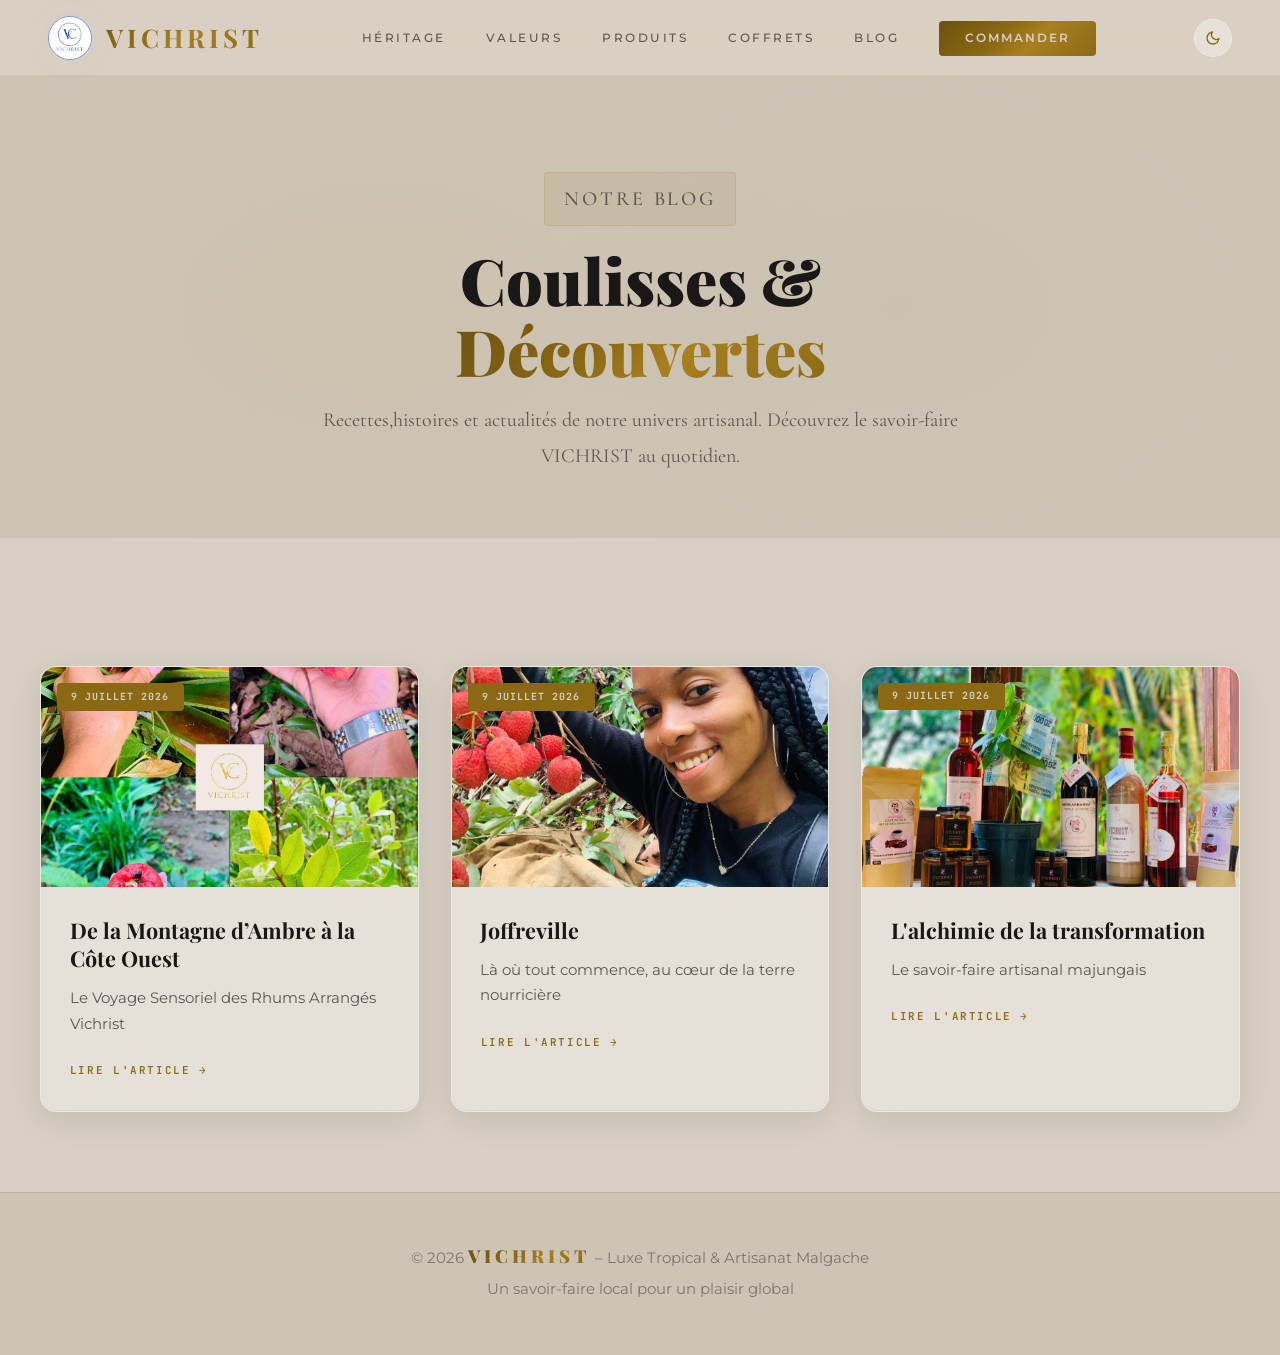
<file: blog.html>
<!DOCTYPE html>
<html lang="fr">

<head>
    <meta charset="UTF-8">
    <meta name="viewport" content="width=device-width, initial-scale=1.0, maximum-scale=5.0">
    <meta name="description" content="Blog VICHRIST - Découvrez nos coulisses, recettes et actualités du rhum artisanal de Madagascar.">
    <meta name="robots" content="index, follow">
    <meta name="color-scheme" content="dark light">

    <meta property="og:type" content="website">
    <meta property="og:url" content="https://www.vichrist.mg/blog.html">
    <meta property="og:title" content="Blog VICHRIST - Rhums Arrangés Artisanaux Madagascar">
    <meta property="og:description" content="Coulisses, recettes et actualités du rhum artisanal de Madagascar.">
    <meta property="og:image" content="https://www.vichrist.mg/image/logo%20black.jpg">

    <link rel="canonical" href="https://www.vichrist.mg/blog.html">
    <link rel="icon" type="image/x-icon" href="./image/favicon.ico">
    <link rel="icon" type="image/svg+xml" href="./image/favicon.svg">
    <link rel="apple-touch-icon" sizes="180x180" href="./image/favicon.svg">
    <link rel="manifest" href="./site.webmanifest">

    <title>Blog - VICHRIST | Rhums Arrangés Artisanaux Madagascar</title>

    <link rel="preconnect" href="https://fonts.googleapis.com">
    <link rel="preconnect" href="https://fonts.gstatic.com" crossorigin>
    <link href="https://fonts.googleapis.com/css2?family=Playfair+Display:wght@400;700;900&family=Montserrat:wght@300;400;500;600;700&family=Cormorant+Garamond:ital,wght@0,300;0,400;0,500;0,600;1,300;1,400&family=JetBrains+Mono:wght@400;500;600&display=swap" rel="stylesheet">
    <link rel="stylesheet" href="https://cdnjs.cloudflare.com/ajax/libs/font-awesome/6.4.0/css/all.min.css">
    <link rel="stylesheet" href="styles.css">
    <link rel="stylesheet" href="blog.css">
    <noscript><style>.reveal{opacity:1!important;transform:none!important}</style></noscript>
</head>

<body>
    <!-- NAVIGATION -->
    <nav class="navbar">
        <div class="nav-container">
            <a href="index.html" class="logo">
                <img src="./image/logo black.jpg" alt="Logo VICHRIST" width="44" height="44">
                <span>VICHRIST</span>
            </a>
            <ul class="nav-menu" id="navMenu">
                <li><a href="index.html#heritage" class="nav-link">Héritage</a></li>
                <li><a href="index.html#valeurs" class="nav-link">Valeurs</a></li>
                <li><a href="index.html#produits" class="nav-link">Produits</a></li>
                <li><a href="index.html#coffrets" class="nav-link">Coffrets</a></li>
                <li><a href="blog.html" class="nav-link">Blog</a></li>
                <li><a href="index.html#contactForm" class="btn-contact">Commander</a></li>
            </ul>
            <div class="nav-actions">
                <button class="theme-toggle" id="themeToggle" aria-label="Basculer le thème">
                    <svg class="icon-moon" width="16" height="16" viewBox="0 0 24 24" fill="none" stroke="currentColor" stroke-width="2" stroke-linecap="round" stroke-linejoin="round">
                        <path d="M21 12.79A9 9 0 1 1 11.21 3 7 7 0 0 0 21 12.79z"/>
                    </svg>
                    <svg class="icon-sun" width="16" height="16" viewBox="0 0 24 24" fill="none" stroke="currentColor" stroke-width="2" stroke-linecap="round" stroke-linejoin="round">
                        <circle cx="12" cy="12" r="5"/>
                        <line x1="12" y1="1" x2="12" y2="3"/><line x1="12" y1="21" x2="12" y2="23"/>
                        <line x1="4.22" y1="4.22" x2="5.64" y2="5.64"/><line x1="18.36" y1="18.36" x2="19.78" y2="19.78"/>
                        <line x1="1" y1="12" x2="3" y2="12"/><line x1="21" y1="12" x2="23" y2="12"/>
                        <line x1="4.22" y1="19.78" x2="5.64" y2="18.36"/><line x1="18.36" y1="5.64" x2="19.78" y2="4.22"/>
                    </svg>
                </button>
                <button class="menu-toggle" id="menuToggle" aria-label="Menu navigation mobile" aria-expanded="false">
                    <span class="bar"></span>
                    <span class="bar"></span>
                    <span class="bar"></span>
                </button>
            </div>
        </div>
    </nav>

    <!-- BLOG HERO -->
    <section class="blog-hero">
        <div class="blog-hero-content reveal">
            <div class="section-header">
                <p>NOTRE BLOG</p>
            </div>
            <h1>Coulisses & <span class="gradient-text">Découvertes</span></h1>
            <p>Recettes,histoires et actualités de notre univers artisanal. Découvrez le savoir-faire VICHRIST au quotidien.</p>
        </div>
    </section>

    <!-- BLOG POSTS -->
    <section class="blog-section">
        <div class="blog-container">
            <!-- Blog Grid (list view) -->
            <div id="blogGrid" class="blog-grid">
                <!-- Posts loaded dynamically from blog-data.json -->
            </div>

            <!-- Blog Post (full view, hidden by default) -->
            <div id="blogPost" class="blog-post" style="display:none;">
                <!-- Post content loaded dynamically -->
            </div>

            <!-- Empty State -->
            <div id="blogEmpty" class="blog-empty" style="display:none;">
                <div class="blog-empty-icon">
                    <i class="fas fa-pen-nib"></i>
                </div>
                <h3>Bientôt disponible</h3>
                <p>Notre blog est en cours de préparation. Revenez bientôt pour découvrir nos premiers articles.</p>
            </div>
        </div>
    </section>

    <!-- FOOTER -->
    <footer>
        <p>&copy; 2026 <span class="brand">VICHRIST</span> &ndash; Luxe Tropical & Artisanat Malgache</p>
        <p>Un savoir-faire local pour un plaisir global</p>
    </footer>

    <!-- BACK TO TOP -->
    <button class="back-to-top" id="backToTop">
        <i class="fas fa-arrow-up"></i>
    </button>

    <script>
        // ── Theme Toggle (auto OS preference) ──
        const themeToggle = document.getElementById('themeToggle');
        const osDark = window.matchMedia('(prefers-color-scheme: dark)');
        const savedTheme = localStorage.getItem('vichrist-theme');
        document.documentElement.setAttribute('data-theme', savedTheme || (osDark.matches ? 'dark' : 'light'));

        osDark.addEventListener('change', (e) => {
            if (!localStorage.getItem('vichrist-theme')) {
                document.documentElement.setAttribute('data-theme', e.matches ? 'dark' : 'light');
            }
        });

        themeToggle.addEventListener('click', () => {
            const current = document.documentElement.getAttribute('data-theme');
            const next = current === 'dark' ? 'light' : 'dark';
            document.documentElement.setAttribute('data-theme', next);
            localStorage.setItem('vichrist-theme', next);
        });

        // ── Mobile Menu ──
        const menuToggle = document.getElementById('menuToggle');
        const navMenu = document.getElementById('navMenu');
        menuToggle.addEventListener('click', () => {
            navMenu.classList.toggle('active');
            menuToggle.classList.toggle('active');
        });
        document.querySelectorAll('.nav-link, .btn-contact').forEach(link => {
            link.addEventListener('click', () => {
                navMenu.classList.remove('active');
                menuToggle.classList.remove('active');
            });
        });

        // ── Back to Top ──
        const backToTopBtn = document.getElementById('backToTop');
        window.addEventListener('scroll', () => {
            backToTopBtn.classList.toggle('visible', window.scrollY > 300);
        });
        backToTopBtn.addEventListener('click', () => {
            window.scrollTo({ top: 0, behavior: 'smooth' });
        });

        // ── Scroll Reveal ──
        const revealObserver = new IntersectionObserver((entries) => {
            entries.forEach(entry => {
                if (entry.isIntersecting) {
                    entry.target.classList.add('visible');
                    revealObserver.unobserve(entry.target);
                }
            });
        }, { threshold: 0.08 });
        document.querySelectorAll('.reveal').forEach(el => revealObserver.observe(el));

        // ── Blog Logic ──
        const blogGrid = document.getElementById('blogGrid');
        const blogPost = document.getElementById('blogPost');
        const blogEmpty = document.getElementById('blogEmpty');

        function formatDate(dateStr) {
            const d = new Date(dateStr);
            return d.toLocaleDateString('fr-FR', { day: 'numeric', month: 'long', year: 'numeric' });
        }

        function renderPostList(posts) {
            const published = posts.filter(p => p.published);
            if (published.length === 0) {
                blogGrid.style.display = 'none';
                blogEmpty.style.display = 'block';
                return;
            }
            blogGrid.innerHTML = published.sort((a, b) => new Date(b.date) - new Date(a.date)).map(post => `
                <article class="blog-card" onclick="viewPost('${post.id}')">
                    ${post.image ? `<div class="blog-card-image-wrapper">
                        <img src="${post.image}" alt="${post.title}" class="blog-card-image" loading="lazy">
                        <span class="blog-card-date">${formatDate(post.date)}</span>
                    </div>` : `<div class="blog-card-image-wrapper" style="background:var(--bg3);height:220px;display:flex;align-items:center;justify-content:center;">
                        <span class="blog-card-date">${formatDate(post.date)}</span>
                    </div>`}
                    <div class="blog-card-content">
                        <h3 class="blog-card-title">${post.title}</h3>
                        <p class="blog-card-excerpt">${post.excerpt || ''}</p>
                        <span class="blog-card-link">Lire l'article</span>
                    </div>
                </article>
            `).join('');
        }



        // ── Load Posts (localStorage first, then fallback to JSON) ──
        function loadPosts() {
            // Try localStorage first (from admin panel)
            const localData = localStorage.getItem('vichrist-blog-data');
            if (localData) {
                try {
                    const parsed = JSON.parse(localData);
                    if (parsed.posts && parsed.posts.length > 0) {
                        renderPostList(parsed.posts);
                        return;
                    }
                } catch(e) {}
            }
            // Fallback to blog-data.json
            fetch('blog-data.json')
                .then(r => r.json())
                .then(data => {
                    renderPostList(data.posts || []);
                })
                .catch(() => {
                    blogGrid.style.display = 'none';
                    blogEmpty.style.display = 'block';
                });
        }

        function viewPost(id) {
            // Try localStorage first
            let post = null;
            const localData = localStorage.getItem('vichrist-blog-data');
            if (localData) {
                try {
                    const parsed = JSON.parse(localData);
                    post = parsed.posts.find(p => p.id === id);
                } catch(e) {}
            }
            // Fallback to blog-data.json
            if (!post) {
                fetch('blog-data.json').then(r => r.json()).then(data => {
                    const p = data.posts.find(post => post.id === id);
                    if (p) showPost(p);
                });
                return;
            }
            showPost(post);
        }

        function showPost(post) {
            blogGrid.style.display = 'none';
            blogEmpty.style.display = 'none';
            blogPost.style.display = 'block';

            const style = post.imageStyle || 'top';
            const hasImage = post.image ? true : false;

            let imageHtml = hasImage ? `<img src="${post.image}" alt="${post.title}" class="blog-post-hero-image">` : '';
            let headerHtml = `
                <div class="blog-post-header">
                    <p class="blog-post-date">${formatDate(post.date)}</p>
                    <h1 class="blog-post-title">${post.title}</h1>
                </div>
            `;
            let contentHtml = `
                <div class="blog-post-body">
                    ${post.content}
                </div>
            `;
            let videoHtml = post.video ? `<iframe src="${post.video}" class="blog-post-video" allowfullscreen allow="accelerometer; autoplay; clipboard-write; encrypted-media; gyroscope; picture-in-picture"></iframe>` : '';

            let layout = '';

            if (style === 'top' && hasImage) {
                layout = `
                    <a href="blog.html" class="blog-post-back">Retour aux articles</a>
                    <div class="blog-post-image-frame">${imageHtml}</div>
                    ${headerHtml}
                    ${contentHtml}
                    ${videoHtml}
                `;
            } else if (style === 'top-small' && hasImage) {
                layout = `
                    <a href="blog.html" class="blog-post-back">Retour aux articles</a>
                    ${headerHtml}
                    <div class="blog-post-image-small">${imageHtml}</div>
                    ${contentHtml}
                    ${videoHtml}
                `;
            } else if (style === 'side-left' && hasImage) {
                layout = `
                    <a href="blog.html" class="blog-post-back">Retour aux articles</a>
                    <div class="blog-post-side blog-post-side-left">
                        <div class="blog-post-side-image">${imageHtml}</div>
                        <div class="blog-post-side-content">
                            ${headerHtml}
                        </div>
                    </div>
                    <div class="blog-post-side-body">
                        ${contentHtml}
                        ${videoHtml}
                    </div>
                `;
            } else if (style === 'side-right' && hasImage) {
                layout = `
                    <a href="blog.html" class="blog-post-back">Retour aux articles</a>
                    <div class="blog-post-side blog-post-side-right">
                        <div class="blog-post-side-content">
                            ${headerHtml}
                        </div>
                        <div class="blog-post-side-image">${imageHtml}</div>
                    </div>
                    <div class="blog-post-side-body">
                        ${contentHtml}
                        ${videoHtml}
                    </div>
                `;
            } else {
                // Default: top (full width frame)
                layout = `
                    <a href="blog.html" class="blog-post-back">Retour aux articles</a>
                    <div class="blog-post-image-frame">${imageHtml}</div>
                    ${headerHtml}
                    ${contentHtml}
                    ${videoHtml}
                `;
            }

            blogPost.innerHTML = layout;
            window.scrollTo({ top: 0, behavior: 'smooth' });
        }

        loadPosts();
    </script>
</body>

</html>
</file>
<file: styles.css>
/* ═══════════════════════════════════════════════════════════════
   VICHRIST — Behance Premium Dark Luxury
   Champagne Gold · Olive · Glassmorphism · Cinematic
   ═══════════════════════════════════════════════════════════════ */

/* ── DARK LUXURY THEME (DEFAULT) ── */
:root {
    --bg:           #0A0A0A;
    --bg2:          #0F0F0F;
    --bg3:          #161616;
    --bg-card:      rgba(255,255,255,0.03);
    --bg-card-solid:#141414;
    --gold:         #D4A847;
    --gold-light:   #E8C564;
    --gold-vivid:   #C9A84C;
    --gold-dim:     rgba(212,168,71,0.08);
    --gold-glow:    rgba(212,168,71,0.04);
    --olive:        #8B9A46;
    --olive-light:  #A8B860;
    --olive-dim:    rgba(139,154,70,0.08);
    --olive-glow:   rgba(139,154,70,0.04);
    --burgundy:     #C47A8A;
    --burgundy-dim: rgba(196,122,138,0.08);
    --grenadine:    #C45A7A;
    --grenadine-dim:rgba(196,90,122,0.08);
    --cacao:        #A07050;
    --cacao-dim:    rgba(160,112,80,0.08);
    --cream:        #F5F0E8;
    --cream-soft:   #D6CCBC;
    --cream-dim:    #A8A298;
    --muted:        #6B6B60;
    --border:       rgba(212,168,71,0.10);
    --border2:      rgba(212,168,71,0.20);
    --border-ol:    rgba(139,154,70,0.15);
    --glass-bg:     rgba(255,255,255,0.03);
    --glass-border: rgba(255,255,255,0.06);
    --glass-shadow: 0 8px 32px rgba(0,0,0,0.4);
    --glass-glow:   inset 0 1px 0 rgba(255,255,255,0.05), inset 0 -1px 0 rgba(255,255,255,0.02);
    --grad-gold:    linear-gradient(135deg, #B8860B 0%, #D4A847 40%, #E8C564 60%, #D4A847 100%);
    --grad-olive:   linear-gradient(135deg, #6B7A2F 0%, #8B9A46 50%, #6B7A2F 100%);
    --shadow-sm:    0 2px 8px rgba(0,0,0,0.3);
    --shadow-md:    0 8px 32px rgba(0,0,0,0.4);
    --shadow-lg:    0 16px 64px rgba(0,0,0,0.5);
    --shadow-gold:  0 8px 32px rgba(212,168,71,0.15);
    --shadow-ol:    0 8px 32px rgba(139,154,70,0.12);
    --serif:        'Playfair Display', Georgia, serif;
    --serif-elegant:'Cormorant Garamond', 'Playfair Display', serif;
    --sans:         'Montserrat', sans-serif;
    --mono:         'JetBrains Mono', 'SF Mono', monospace;
    --transition:   0.4s cubic-bezier(0.22, 1, 0.36, 1);
    --transition-fast: 0.25s cubic-bezier(0.22, 1, 0.36, 1);
}

/* ── LIGHT THEME (DARKER) ── */
[data-theme="light"] {
    --bg:           #D8D0C4;
    --bg2:          #CDC4B6;
    --bg3:          #C2B8AA;
    --bg-card:      rgba(0,0,0,0.04);
    --bg-card-solid:#CDC4B6;
    --gold:         #8B6914;
    --gold-light:   #A88020;
    --gold-vivid:   #9A7418;
    --gold-dim:     rgba(139,105,20,0.08);
    --gold-glow:    rgba(139,105,20,0.04);
    --olive:        #4A5A1E;
    --olive-light:  #5E7028;
    --olive-dim:    rgba(74,90,30,0.08);
    --olive-glow:   rgba(74,90,30,0.04);
    --burgundy:     #7A2E3C;
    --burgundy-dim: rgba(122,46,60,0.08);
    --grenadine:    #6A1830;
    --grenadine-dim:rgba(106,24,48,0.08);
    --cacao:        #5A3820;
    --cacao-dim:    rgba(90,56,32,0.08);
    --cream:        #1A1816;
    --cream-soft:   #3A3632;
    --cream-dim:    #5A5650;
    --muted:        #7A766E;
    --border:       rgba(139,105,20,0.12);
    --border2:      rgba(139,105,20,0.22);
    --border-ol:    rgba(74,90,30,0.12);
    --glass-bg:     rgba(255,255,255,0.35);
    --glass-border: rgba(255,255,255,0.25);
    --glass-shadow: 0 8px 32px rgba(0,0,0,0.10);
    --glass-glow:   inset 0 1px 0 rgba(255,255,255,0.6), inset 0 -1px 0 rgba(0,0,0,0.05);
    --grad-gold:    linear-gradient(135deg, #6B5010 0%, #8B6914 40%, #A88020 60%, #8B6914 100%);
    --grad-olive:   linear-gradient(135deg, #3A4815 0%, #4A5A1E 50%, #3A4815 100%);
    --shadow-sm:    0 2px 8px rgba(0,0,0,0.10);
    --shadow-md:    0 8px 32px rgba(0,0,0,0.12);
    --shadow-lg:    0 16px 64px rgba(0,0,0,0.15);
    --shadow-gold:  0 8px 32px rgba(139,105,20,0.12);
    --shadow-ol:    0 8px 32px rgba(74,90,30,0.10);
}

/* ── RESET ── */
*, *::before, *::after { box-sizing: border-box; margin: 0; padding: 0; }
html { scroll-behavior: smooth; font-size: 16px; }
body {
    font-family: var(--sans);
    color: var(--cream);
    background: var(--bg);
    overflow-x: hidden;
    line-height: 1.65;
    -webkit-font-smoothing: antialiased;
    -moz-osx-font-smoothing: grayscale;
    transition: background-color 0.5s ease, color 0.5s ease;
}

/* ── SCROLLBAR ── */
::-webkit-scrollbar { width: 6px; }
::-webkit-scrollbar-track { background: var(--bg); }
::-webkit-scrollbar-thumb {
    background: var(--gold);
    border-radius: 3px;
}

/* ── SELECTION ── */
::selection { background: var(--gold); color: var(--bg); }

/* ── COMMON ── */
a { color: inherit; text-decoration: none; }
img { max-width: 100%; display: block; }
.container { max-width: 1400px; margin: 0 auto; padding: 0 3rem; }
.product-container { max-width: 1400px; margin: 0 auto; padding: 0 3rem; }

/* ═══════════════════════════════════════════════════════════════
   GLASS EFFECT — Premium Glassmorphism
   ═══════════════════════════════════════════════════════════════ */
.ios-glass {
    border-radius: 20px;
    border: 1px solid var(--glass-border);
    background: var(--glass-bg);
    backdrop-filter: blur(20px) saturate(1.5);
    -webkit-backdrop-filter: blur(20px) saturate(1.5);
    box-shadow: var(--glass-shadow), var(--glass-glow);
    overflow: hidden;
    position: relative;
}

.ios-glass img {
    border-radius: 19px;
    display: block;
    width: 100%;
    height: 100%;
    object-fit: cover;
}

/* Glass shimmer */
.ios-glass::after {
    content: '';
    position: absolute;
    top: 0; left: -100%;
    width: 60%; height: 100%;
    background: linear-gradient(
        105deg,
        transparent 30%,
        rgba(255,255,255,0.04) 45%,
        rgba(255,255,255,0.08) 50%,
        rgba(255,255,255,0.04) 55%,
        transparent 70%
    );
    transform: skewX(-15deg);
    animation: glass-shimmer 8s ease-in-out infinite;
    pointer-events: none;
    z-index: 2;
}

@keyframes glass-shimmer {
    0%, 100% { left: -100%; }
    50% { left: 150%; }
}

/* ═══════════════════════════════════════════════════════════════
   REVEAL ANIMATIONS
   ═══════════════════════════════════════════════════════════════ */
.reveal {
    opacity: 0;
    transform: translateY(40px);
    transition: opacity 0.9s cubic-bezier(.22,1,.36,1), transform 0.9s cubic-bezier(.22,1,.36,1);
}
.reveal.visible {
    opacity: 1;
    transform: translateY(0);
}
.reveal-d1 { transition-delay: 0.1s; }
.reveal-d2 { transition-delay: 0.2s; }
.reveal-d3 { transition-delay: 0.3s; }
.reveal-d4 { transition-delay: 0.4s; }

/* ═══════════════════════════════════════════════════════════════
   MAGNETIC CURSOR
   ═══════════════════════════════════════════════════════════════ */
.magnetic {
    transition: transform 0.3s cubic-bezier(.22,1,.36,1);
}

/* ═══════════════════════════════════════════════════════════════
   NAVIGATION
   ═══════════════════════════════════════════════════════════════ */
.navbar {
    position: fixed;
    top: 0; left: 0; right: 0;
    z-index: 1000;
    height: 76px;
    background: rgba(10,10,10,0.60);
    backdrop-filter: blur(24px) saturate(1.6);
    -webkit-backdrop-filter: blur(24px) saturate(1.6);
    border-bottom: 1px solid var(--border);
    transition: background-color 0.5s ease, border-color 0.5s ease;
}
[data-theme="light"] .navbar {
    background: rgba(216,208,196,0.75);
}

.nav-container {
    max-width: 1400px;
    margin: 0 auto;
    padding: 0 3rem;
    height: 100%;
    display: flex;
    justify-content: space-between;
    align-items: center;
}

.logo {
    display: flex;
    align-items: center;
    gap: 0.9rem;
    text-decoration: none;
    font-family: var(--serif);
    font-size: 1.6rem;
    font-weight: 700;
    letter-spacing: 4px;
    background: var(--grad-gold);
    -webkit-background-clip: text;
    -webkit-text-fill-color: transparent;
    background-clip: text;
}

.logo img {
    width: 44px; height: 44px;
    border-radius: 50%;
    border: 1.5px solid var(--gold);
    box-shadow: 0 0 24px var(--gold-glow), 0 0 48px rgba(212,168,71,0.06);
    transition: var(--transition);
}
.logo:hover img { box-shadow: 0 0 32px var(--shadow-gold), 0 0 64px rgba(212,168,71,0.10); }
[data-theme="light"] .logo img { filter: invert(1); }

[data-theme="light"] select.form-input,
[data-theme="light"] select.form-select {
    background-color: var(--bg2);
    color: var(--cream);
    background-image: url("data:image/svg+xml,%3Csvg xmlns='http://www.w3.org/2000/svg' width='12' height='12' viewBox='0 0 24 24' fill='none' stroke='%238B6914' stroke-width='2'%3E%3Cpath d='M6 9l6 6 6-6'/%3E%3C/svg%3E");
}

[data-theme="light"] select.form-input option,
[data-theme="light"] select.form-select option {
    background: var(--bg2);
    color: var(--cream);
}

[data-theme="light"] .hero-tagline {
    color: #3A3632;
}
[data-theme="light"] .hero-description {
    color: #4A4640;
}

.nav-menu {
    display: flex;
    gap: 2.5rem;
    list-style: none;
    align-items: center;
}

.nav-link {
    font-size: 0.72rem;
    font-weight: 500;
    letter-spacing: 2.5px;
    text-transform: uppercase;
    color: var(--cream-dim);
    transition: color 0.3s;
    position: relative;
}
.nav-link::after {
    content: '';
    position: absolute;
    bottom: -6px; left: 0;
    width: 0; height: 1.5px;
    background: var(--grad-gold);
    transition: width 0.4s cubic-bezier(.22,1,.36,1);
}
.nav-link:hover { color: var(--cream); }
.nav-link:hover::after { width: 100%; }

.btn-contact {
    font-size: 0.72rem;
    font-weight: 600;
    letter-spacing: 2px;
    text-transform: uppercase;
    color: var(--bg);
    background: var(--grad-gold);
    padding: 0.65rem 1.6rem;
    border-radius: 4px;
    border: none;
    cursor: pointer;
    transition: var(--transition);
    position: relative;
    overflow: hidden;
}
.btn-contact::before {
    content: '';
    position: absolute;
    inset: 0;
    background: linear-gradient(135deg, rgba(255,255,255,0.2), transparent);
    opacity: 0;
    transition: opacity 0.3s;
}
.btn-contact:hover {
    transform: translateY(-2px);
    box-shadow: var(--shadow-gold);
}
.btn-contact:hover::before { opacity: 1; }

/* Theme Toggle */
.theme-toggle {
    background: var(--glass-bg);
    border: 1px solid var(--glass-border);
    border-radius: 50%;
    width: 38px; height: 38px;
    display: flex;
    align-items: center;
    justify-content: center;
    cursor: pointer;
    color: var(--gold);
    font-size: 1rem;
    transition: var(--transition);
    flex-shrink: 0;
    backdrop-filter: blur(10px);
    -webkit-backdrop-filter: blur(10px);
}
.theme-toggle:hover {
    border-color: var(--gold);
    background: var(--gold-dim);
    transform: rotate(20deg) scale(1.1);
    box-shadow: 0 0 20px var(--gold-glow);
}
.theme-toggle .icon-sun { display: none; }
.theme-toggle .icon-moon { display: block; }
[data-theme="dark"] .theme-toggle .icon-sun { display: block; }
[data-theme="dark"] .theme-toggle .icon-moon { display: none; }

.menu-toggle {
    display: none;
    flex-direction: column;
    cursor: pointer;
    gap: 5px;
    background: none;
    border: none;
    padding: 4px;
}
.menu-toggle span {
    width: 24px; height: 2px;
    background: var(--cream);
    border-radius: 2px;
    transition: var(--transition);
}

/* ═══════════════════════════════════════════════════════════════
   HERO SECTION
   ═══════════════════════════════════════════════════════════════ */
.hero {
    margin-top: 76px;
    min-height: 100vh;
    background: var(--bg);
    position: relative;
    overflow: hidden;
    display: flex;
    align-items: center;
    justify-content: center;
    transition: background-color 0.5s ease;
}

.hero::before {
    content: '';
    position: absolute;
    inset: 0;
    background:
        radial-gradient(ellipse 900px 700px at 25% 40%, rgba(212,168,71,0.07) 0%, transparent 60%),
        radial-gradient(ellipse 700px 600px at 75% 50%, rgba(139,154,70,0.05) 0%, transparent 60%),
        radial-gradient(ellipse 500px 500px at 50% 85%, rgba(196,90,122,0.03) 0%, transparent 60%);
    pointer-events: none;
    animation: hero-glow-drift 12s ease-in-out infinite alternate;
}

@keyframes hero-glow-drift {
    0%   { transform: translate(0, 0) scale(1); opacity: 1; }
    50%  { transform: translate(-15px, 10px) scale(1.03); opacity: 0.8; }
    100% { transform: translate(10px, -8px) scale(1.05); opacity: 1; }
}

/* Grid overlay */
.hero::after {
    content: '';
    position: absolute;
    inset: 0;
    background-image:
        linear-gradient(var(--border) 1px, transparent 1px),
        linear-gradient(90deg, var(--border) 1px, transparent 1px);
    background-size: 100px 100px;
    opacity: 0.12;
    pointer-events: none;
}

/* ═══════════════════════════════════════════════════════════════
   HERO BUBBLES
   ═══════════════════════════════════════════════════════════════ */
.bubbles-container {
    position: absolute;
    inset: 0;
    overflow: hidden;
    pointer-events: none;
    z-index: 1;
}

.bubble {
    position: absolute;
    bottom: -5%;
    border-radius: 50%;
    background: radial-gradient(circle at 30% 30%, var(--olive-light), var(--olive));
    opacity: 0;
    animation: bubble-rise linear infinite;
    box-shadow: 0 0 12px var(--olive-glow);
}

.bubble:nth-child(odd) {
    animation-name: bubble-rise-alt;
    background: radial-gradient(circle at 30% 30%, var(--gold-light), var(--gold));
    box-shadow: 0 0 12px var(--gold-glow);
}

.bubble:nth-child(3n) {
    animation-name: bubble-rise-slow;
    background: radial-gradient(circle at 30% 30%, var(--grenadine), var(--grenadine));
    box-shadow: 0 0 8px var(--grenadine-dim);
}

@keyframes bubble-rise {
    0%   { bottom: -5%; opacity: 0; transform: translateX(0) scale(0.5); }
    10%  { opacity: 0.35; }
    50%  { opacity: 0.2; }
    100% { bottom: 105%; opacity: 0; transform: translateX(25px) scale(1); }
}

@keyframes bubble-rise-alt {
    0%   { bottom: -5%; opacity: 0; transform: translateX(0) scale(0.5); }
    10%  { opacity: 0.35; }
    50%  { opacity: 0.2; }
    100% { bottom: 105%; opacity: 0; transform: translateX(-20px) scale(1); }
}

@keyframes bubble-rise-slow {
    0%   { bottom: -5%; opacity: 0; transform: translateX(0) scale(0.4); }
    10%  { opacity: 0.25; }
    50%  { opacity: 0.15; }
    100% { bottom: 105%; opacity: 0; transform: translateX(15px) scale(0.9); }
}

/* ═══════════════════════════════════════════════════════════════
   HERO CONTENT
   ═══════════════════════════════════════════════════════════════ */
.hero-content {
    position: relative;
    z-index: 2;
    text-align: center;
    max-width: 900px;
    padding: 2rem;
}

.hero-subtitle {
    font-family: var(--mono);
    font-size: 0.72rem;
    letter-spacing: 0.3em;
    color: var(--olive);
    text-transform: uppercase;
    margin-bottom: 2.5rem;
    display: flex;
    align-items: center;
    justify-content: center;
    gap: 1.2rem;
}
.hero-subtitle::before,
.hero-subtitle::after {
    content: '';
    width: 50px; height: 1px;
    background: linear-gradient(90deg, transparent, var(--olive), transparent);
    opacity: 0.5;
}

.hero-title {
    font-family: var(--serif);
    font-size: clamp(4rem, 9vw, 8rem);
    font-weight: 900;
    line-height: 0.92;
    letter-spacing: 12px;
    background: var(--grad-gold);
    -webkit-background-clip: text;
    -webkit-text-fill-color: transparent;
    background-clip: text;
    margin-bottom: 1.8rem;
    filter: drop-shadow(0 0 40px rgba(212,168,71,0.15));
}

.hero-tagline {
    font-family: var(--serif-elegant);
    font-size: clamp(1.3rem, 2.8vw, 2.1rem);
    font-weight: 300;
    font-style: italic;
    color: var(--cream-dim);
    margin-bottom: 2rem;
    letter-spacing: 1.5px;
}

.hero-description {
    font-family: var(--serif-elegant);
    font-size: 1.3rem;
    line-height: 2;
    color: var(--muted);
    max-width: 620px;
    margin: 0 auto 3.5rem;
}

.hero-buttons {
    display: flex;
    gap: 1.2rem;
    justify-content: center;
    flex-wrap: wrap;
}

.btn-primary {
    padding: 0.9rem 2.5rem;
    border: none;
    border-radius: 4px;
    font-size: 0.72rem;
    font-weight: 600;
    font-family: var(--sans);
    letter-spacing: 2.5px;
    text-transform: uppercase;
    cursor: pointer;
    transition: var(--transition);
    text-decoration: none;
    display: inline-flex;
    align-items: center;
    gap: 0.5rem;
    position: relative;
    overflow: hidden;
}

.btn-primary-gold {
    background: var(--grad-gold);
    color: var(--bg);
    box-shadow: var(--shadow-sm);
}
.btn-primary-gold::before {
    content: '';
    position: absolute;
    inset: 0;
    background: linear-gradient(135deg, rgba(255,255,255,0.25), transparent);
    opacity: 0;
    transition: opacity 0.3s;
}
.btn-primary-gold:hover {
    transform: translateY(-3px);
    box-shadow: var(--shadow-gold);
}
.btn-primary-gold:hover::before { opacity: 1; }

.btn-primary-outline {
    border: 1.5px solid var(--border-ol);
    color: var(--olive);
    background: transparent;
}
.btn-primary-outline:hover {
    border-color: var(--olive);
    color: var(--olive);
    transform: translateY(-3px);
    box-shadow: var(--shadow-ol);
    background: var(--olive-dim);
}

/* ═══════════════════════════════════════════════════════════════
   SECTION COMMON
   ═══════════════════════════════════════════════════════════════ */
section {
    padding: 8rem 2rem;
    transition: background-color 0.5s ease;
    position: relative;
}

.section-header {
    display: inline-block;
    font-family: var(--mono);
    font-size: 0.68rem;
    font-weight: 500;
    letter-spacing: 0.25em;
    text-transform: uppercase;
    color: var(--gold);
    background: var(--gold-dim);
    padding: 0.5rem 1.2rem;
    border-radius: 4px;
    margin-bottom: 1.2rem;
    border: 1px solid var(--border);
}

.section-title {
    font-family: var(--serif);
    font-size: clamp(2.4rem, 4.5vw, 3.8rem);
    font-weight: 900;
    color: var(--cream);
    line-height: 1.08;
    margin-bottom: 1.2rem;
}

.section-divider {
    width: 70px; height: 2px;
    background: var(--grad-gold);
    border-radius: 2px;
    margin-bottom: 2.5rem;
}

.value-section-header {
    display: flex;
    flex-direction: column;
    align-items: center;
    text-align: center;
}

.value-section-label {
    font-family: var(--mono);
    font-size: 0.68rem;
    font-weight: 500;
    letter-spacing: 0.25em;
    text-transform: uppercase;
    color: var(--olive);
    background: var(--olive-dim);
    padding: 0.5rem 1.2rem;
    border-radius: 4px;
    margin-bottom: 1.2rem;
    border: 1px solid var(--border-ol);
}

.value-section-title {
    font-family: var(--serif);
    font-size: clamp(2.4rem, 4.5vw, 3.8rem);
    font-weight: 900;
    color: var(--cream);
    letter-spacing: 1.5px;
    line-height: 1.08;
}

.gradient-text {
    background: var(--grad-gold);
    -webkit-background-clip: text;
    -webkit-text-fill-color: transparent;
    background-clip: text;
}

.gradient-text-2 { -webkit-text-fill-color: initial; }

.product-section-description {
    font-family: var(--serif-elegant);
    font-size: 1.35rem;
    color: var(--cream-dim);
    margin-top: 1.2rem;
}

/* ═══════════════════════════════════════════════════════════════
   HERITAGE SECTION
   ═══════════════════════════════════════════════════════════════ */
.heritage { background: var(--bg2); }

.glass-effect {
    position: relative;
    border-radius: 20px;
    overflow: hidden;
    display: flex;
}

.heritage-grid {
    display: grid;
    grid-template-columns: 0.495fr 1fr;
    gap: 5rem;
    align-items: stretch;
    margin-top: 3.5rem;
}

.heritage-image {
    position: relative;
    border-radius: 20px;
    overflow: hidden;
}
.heritage-image img {
    width: 100%; height: 100%;
    object-fit: cover;
    transition: transform 1s cubic-bezier(.22,1,.36,1);
}
.heritage-image:hover img { transform: scale(1.06); }

.heritage-badge {
    position: absolute;
    top: 1.2rem; right: 1.2rem;
    background: var(--olive);
    color: var(--bg);
    padding: 0.5rem 1.2rem;
    border-radius: 4px;
    font-family: var(--mono);
    font-size: 0.68rem;
    font-weight: 700;
    letter-spacing: 0.12em;
    text-transform: uppercase;
    z-index: 5;
    box-shadow: 0 4px 16px rgba(139,154,70,0.25);
}

.heritage-content {
    display: flex;
    flex-direction: column;
    justify-content: center;
}

.heritage-content h2 {
    font-family: var(--serif);
    font-size: clamp(2.4rem, 3.8vw, 3.5rem);
    font-weight: 900;
    color: var(--cream);
    margin-bottom: 1.2rem;
    line-height: 1.12;
}

.heritage-content p {
    font-family: var(--serif-elegant);
    font-size: 1.3rem;
    line-height: 1.9;
    color: var(--cream-dim);
    margin-bottom: 1.2rem;
}

.Mahajanga { color: var(--olive); font-weight: 600; }
.Ch { color: var(--grenadine); font-weight: 600; }

.heritage-quote {
    background: var(--olive-dim);
    border-left: 3px solid var(--olive);
    padding: 1.8rem 2.2rem;
    border-radius: 0 12px 12px 0;
    margin: 1.8rem 0;
    font-family: var(--serif-elegant);
    font-style: italic;
    font-size: 1.25rem;
    color: var(--cream-dim);
    line-height: 1.8;
}

.stats-grid {
    display: grid;
    grid-template-columns: repeat(2, 1fr);
    gap: 1.5rem;
    margin-top: 2.5rem;
}

.stat-box {
    background: var(--glass-bg);
    border: 1px solid var(--glass-border);
    padding: 1.8rem;
    border-radius: 12px;
    text-align: center;
    transition: var(--transition);
    box-shadow: var(--glass-shadow), var(--glass-glow);
    backdrop-filter: blur(12px);
    -webkit-backdrop-filter: blur(12px);
}
.stat-box:hover {
    border-color: var(--olive);
    box-shadow: var(--shadow-ol);
    transform: translateY(-4px);
}

.stat-number {
    font-family: var(--serif);
    font-size: 1.9rem;
    font-weight: 900;
    color: var(--olive);
    margin-bottom: 0.4rem;
}

.stat-label {
    font-family: var(--mono);
    font-size: 0.68rem;
    color: var(--muted);
    text-transform: uppercase;
    letter-spacing: 0.18em;
}

/* ═══════════════════════════════════════════════════════════════
   VALUES SECTION
   ═══════════════════════════════════════════════════════════════ */
.values { background: var(--bg); }

.values-grid {
    display: grid;
    grid-template-columns: repeat(auto-fit, minmax(280px, 1fr));
    gap: 1.8rem;
    margin-top: 3.5rem;
}

.value-card {
    background: var(--glass-bg);
    border: 1px solid var(--glass-border);
    padding: 2.5rem 2rem;
    border-radius: 16px;
    transition: var(--transition);
    position: relative;
    overflow: hidden;
    box-shadow: var(--glass-shadow), var(--glass-glow);
    backdrop-filter: blur(16px);
    -webkit-backdrop-filter: blur(16px);
}

.value-card::before {
    content: '';
    position: absolute;
    bottom: 0; left: 0; right: 0;
    height: 2px;
    background: var(--grad-gold);
    transform: scaleX(0);
    transform-origin: left;
    transition: transform 0.5s cubic-bezier(.22,1,.36,1);
}

.value-card::after {
    content: '';
    position: absolute;
    top: 0; left: 0; right: 0;
    height: 1px;
    background: linear-gradient(90deg, transparent, rgba(255,255,255,0.08), transparent);
}

.value-card:hover {
    border-color: var(--gold);
    transform: translateY(-8px);
    box-shadow: var(--shadow-gold);
}
.value-card:hover::before { transform: scaleX(1); }

.value-icon {
    width: 60px; height: 60px;
    border-radius: 50%;
    display: flex;
    align-items: center;
    justify-content: center;
    margin: 0 auto 1.5rem;
    font-size: 1.7rem;
    background: var(--gold-dim);
    border: 1px solid var(--border);
}

.value-card h3 {
    font-family: var(--serif);
    font-size: 1.4rem;
    font-weight: 700;
    color: var(--cream);
    margin-bottom: 0.85rem;
    text-align: center;
}

.value-card p {
    font-size: 1rem;
    color: var(--cream-dim);
    line-height: 1.8;
    text-align: center;
}

/* ═══════════════════════════════════════════════════════════════
   PRODUCTS SECTION
   ═══════════════════════════════════════════════════════════════ */
.products { background: var(--bg2); }

.product-showcase {
    display: grid;
    grid-template-columns: 360px 1fr;
    gap: 5rem;
    align-items: center;
    margin-bottom: 7rem;
    position: relative;
}
.product-showcase:last-child { margin-bottom: 0; }

.product-showcase:nth-child(even) {
    grid-template-columns: 1fr 360px;
}
.product-showcase:nth-child(even) .product-image-wrapper { order: 2; }
.product-showcase:nth-child(even) .product-content { order: 1; }

.product-image-wrapper {
    position: relative;
    border-radius: 24px;
    overflow: hidden;
    background: var(--glass-bg);
    border: 1px solid var(--glass-border);
    backdrop-filter: blur(20px) saturate(1.5);
    -webkit-backdrop-filter: blur(20px) saturate(1.5);
    box-shadow: var(--glass-shadow), var(--glass-glow);
    transition: var(--transition);
}
.product-image-wrapper:hover {
    transform: translateY(-8px) scale(1.02);
    box-shadow: var(--shadow-lg), var(--glass-glow);
}

.product-image-wrapper img {
    display: block;
    width: 100%;
    height: 540px;
    object-fit: cover;
    transition: transform 1.2s cubic-bezier(.22,1,.36,1);
    border-radius: 23px;
}
.product-image-wrapper:hover img { transform: scale(1.08); }

.product-image-wrapper::after {
    content: '';
    position: absolute;
    top: 0; left: -100%;
    width: 60%; height: 100%;
    background: linear-gradient(105deg, transparent 30%, rgba(255,255,255,0.04) 45%, rgba(255,255,255,0.08) 50%, rgba(255,255,255,0.04) 55%, transparent 70%);
    transform: skewX(-15deg);
    animation: glass-shimmer 8s ease-in-out infinite;
    pointer-events: none;
    z-index: 2;
    border-radius: 23px;
}

.product-label {
    position: absolute;
    top: 1.2rem; right: 1.2rem;
    padding: 0.45rem 1.2rem;
    border-radius: 4px;
    font-family: var(--mono);
    font-size: 0.62rem;
    font-weight: 700;
    letter-spacing: 0.14em;
    text-transform: uppercase;
    z-index: 3;
}

.product-content { font-family: var(--serif-elegant); }

.product-content h2 {
    font-family: var(--serif);
    font-size: 2.6rem;
    font-weight: 900;
    color: var(--cream);
    margin-bottom: 1.8rem;
    line-height: 1.15;
}

.product-content p {
    font-size: 1.25rem;
    line-height: 1.9;
    color: var(--cream-dim);
    margin-bottom: 1.8rem;
}

.product-highlight {
    border-left: 3px solid var(--olive);
    padding: 1.5rem 1.8rem;
    border-radius: 0 12px 12px 0;
    font-family: var(--serif-elegant);
    font-size: 1.2rem;
    font-style: italic;
    color: var(--cream-dim);
    line-height: 1.8;
}

/* Product variants */
.product-coco {
    background: linear-gradient(135deg, rgba(139,154,70,0.08) 0%, transparent 60%);
    padding: 4.5rem 2.5rem;
    border-radius: 20px;
    margin-bottom: 2rem;
    border: 1px solid rgba(139,154,70,0.06);
}
.product-coco .product-label { background: var(--olive); color: var(--bg); }
.product-coco .product-highlight { background: var(--olive-dim); border-left-color: var(--olive); }

.product-passion {
    background: linear-gradient(135deg, rgba(212,168,71,0.06) 0%, rgba(139,154,70,0.04) 60%);
    padding: 4.5rem 2.5rem;
    border-radius: 20px;
    margin-bottom: 2rem;
    border: 1px solid rgba(212,168,71,0.06);
}
.product-passion .product-label { background: var(--gold); color: var(--bg); }
.product-passion .product-highlight {
    background: linear-gradient(135deg, var(--gold-dim), var(--olive-dim));
    border-left-color: var(--gold);
}

.product-cremeux {
    background: linear-gradient(135deg, rgba(196,90,122,0.06) 0%, rgba(139,154,70,0.04) 60%);
    padding: 4.5rem 2.5rem;
    border-radius: 20px;
    margin-bottom: 2rem;
    border: 1px solid rgba(196,90,122,0.06);
}
.product-cremeux .product-label { background: var(--grenadine); color: #fff; }
.product-cremeux .product-highlight {
    background: linear-gradient(135deg, var(--grenadine-dim), var(--olive-dim));
    border-left-color: var(--grenadine);
}

.product-cacao {
    background: linear-gradient(135deg, rgba(160,112,80,0.08) 0%, transparent 60%);
    padding: 4.5rem 2.5rem;
    border-radius: 20px;
    margin-bottom: 2rem;
    border: 1px solid rgba(160,112,80,0.06);
}
.product-cacao .product-label { background: var(--cacao); color: #fff; }
.product-cacao .product-highlight {
    background: var(--cacao-dim);
    border-left-color: var(--cacao);
}

/* ═══════════════════════════════════════════════════════════════
   GALLERY SECTION
   ═══════════════════════════════════════════════════════════════ */
.gallery { background: var(--bg); }

.gallery-grid {
    display: grid;
    grid-template-columns: repeat(4, 1fr);
    gap: 14px;
    margin-top: 3.5rem;
}

.gallery-item {
    position: relative;
    aspect-ratio: 1/1;
    border-radius: 16px;
    overflow: hidden;
    border: 1px solid var(--glass-border);
    background: var(--glass-bg);
    backdrop-filter: blur(10px);
    -webkit-backdrop-filter: blur(10px);
    box-shadow: var(--shadow-sm);
    cursor: pointer;
    transition: var(--transition);
}
.gallery-item:hover {
    transform: translateY(-6px) scale(1.02);
    box-shadow: var(--shadow-md);
    border-color: var(--gold);
}

.gallery-item img {
    width: 100%; height: 100%;
    object-fit: cover;
    border-radius: 15px;
    transition: transform 0.8s cubic-bezier(.22,1,.36,1), filter 0.5s ease;
}
.gallery-item:hover img {
    transform: scale(1.1);
    filter: brightness(0.65);
}

.gallery-overlay {
    position: absolute;
    inset: 0;
    background: linear-gradient(180deg, transparent 30%, rgba(0,0,0,0.75) 100%);
    border-radius: 16px;
    display: flex;
    align-items: flex-end;
    padding: 1.4rem;
    opacity: 0;
    transition: opacity 0.4s ease;
}
.gallery-item:hover .gallery-overlay { opacity: 1; }

.gallery-title {
    color: #fff;
    font-family: var(--serif);
    font-weight: 600;
    font-size: 1.1rem;
    letter-spacing: 0.5px;
}

/* ═══════════════════════════════════════════════════════════════
   INFUSION SECTION
   ═══════════════════════════════════════════════════════════════ */
.infusion-section {
    padding: 8rem 2rem;
    background: var(--bg2);
    overflow: hidden;
}

.container-infusion {
    max-width: 1400px;
    margin: 0 auto;
    padding: 0 1rem;
}

.infusion-grid {
    display: grid;
    grid-template-columns: 1fr 1fr;
    gap: 5rem;
    align-items: center;
}

.infusion-text-column {
    display: flex;
    flex-direction: column;
    gap: 1.8rem;
}

.methodo-tag {
    font-family: var(--mono);
    font-size: 0.68rem;
    font-weight: 600;
    color: var(--olive);
    text-transform: uppercase;
    letter-spacing: 0.18em;
    padding: 0.45rem 1rem;
    border-radius: 4px;
    background: var(--olive-dim);
    border: 1px solid var(--border-ol);
    display: inline-block;
    width: fit-content;
}

.infusion-title {
    font-family: var(--serif);
    font-size: clamp(2.4rem, 3.8vw, 3.8rem);
    font-weight: 900;
    color: var(--cream);
    line-height: 1.12;
}

.accent-text { color: var(--olive); }

.separator-line {
    width: 60px; height: 2px;
    border-radius: 2px;
    background: var(--grad-olive);
}

.infusion-content {
    display: flex;
    flex-direction: column;
    gap: 1.8rem;
    font-size: 1.15rem;
    line-height: 1.85;
    color: var(--cream-dim);
}

.highlight-text { font-weight: 600; color: var(--olive); }

.process-cards-grid {
    display: grid;
    grid-template-columns: 1fr 1fr;
    gap: 1.2rem;
    margin-top: 1.2rem;
}

.process-card {
    padding: 1.5rem;
    border-radius: 14px;
    background: var(--glass-bg);
    border: 1px solid var(--glass-border);
    border-left: 3px solid var(--olive);
    transition: var(--transition);
    box-shadow: var(--glass-shadow), var(--glass-glow);
    backdrop-filter: blur(12px);
    -webkit-backdrop-filter: blur(12px);
}
.process-card:hover {
    border-color: var(--olive);
    transform: translateY(-4px);
    box-shadow: var(--shadow-ol);
}

.card-sourcing { border-left-color: var(--gold); }
.card-processus { border-left-color: var(--olive); }

.card-title-2 {
    font-family: var(--serif);
    font-size: 1.25rem;
    font-weight: 700;
    color: var(--cream);
    margin-bottom: 0.6rem;
}

.process-card p {
    font-size: 0.95rem;
    color: var(--cream-dim);
    line-height: 1.75;
}

.infusion-quote {
    font-family: var(--serif-elegant);
    font-size: 1.25rem;
    font-style: italic;
    color: var(--cream-dim);
    text-align: center;
    padding: 1.8rem 0;
    border-top: 1px solid var(--border-ol);
    border-bottom: 1px solid var(--border-ol);
    margin-top: 1.2rem;
}

.quote-icon { font-size: 1.2rem; color: var(--olive); margin: 0 0.5rem; }

.infusion-image-column { position: relative; }

.image-wrapper {
    position: relative;
    overflow: hidden;
    border-radius: 20px;
    border: 1px solid var(--glass-border);
    background: var(--glass-bg);
    backdrop-filter: blur(16px);
    -webkit-backdrop-filter: blur(16px);
    box-shadow: var(--glass-shadow), var(--glass-glow);
    transition: transform 0.5s ease;
}
.image-wrapper:hover { transform: translateY(-8px); }

.image-aspect-ratio {
    width: 100%; padding-top: 108%;
    position: relative; overflow: hidden;
}

.infusion-image {
    position: absolute;
    top: 0; left: 0;
    width: 100%; height: 100%;
    object-fit: cover;
    border-radius: 19px;
    transition: transform 0.9s cubic-bezier(.22,1,.36,1);
}
.image-wrapper:hover .infusion-image { transform: scale(1.08); }

.image-wrapper::after {
    content: '';
    position: absolute;
    top: 0; left: -100%;
    width: 60%; height: 100%;
    background: linear-gradient(105deg, transparent 30%, rgba(255,255,255,0.04) 45%, rgba(255,255,255,0.08) 50%, rgba(255,255,255,0.04) 55%, transparent 70%);
    transform: skewX(-15deg);
    animation: glass-shimmer 8s ease-in-out infinite;
    pointer-events: none;
    z-index: 2;
    border-radius: 19px;
}

.image-border-overlay { display: none; }
.decorative-blob { display: none; }

/* ═══════════════════════════════════════════════════════════════
   PRICE SECTION
   ═══════════════════════════════════════════════════════════════ */
.produits-section {
    padding: 7rem 2rem;
    background: var(--bg);
    text-align: center;
}

.container2 {
    max-width: 1200px;
    margin: 0 auto;
    padding: 0 1rem;
}

.produits-grid {
    display: flex;
    gap: 2.5rem;
    margin-top: 3.5rem;
}

.produit-card {
    flex: 1;
    padding: 2.5rem;
    border-radius: 16px;
    background: var(--glass-bg);
    border: 1px solid var(--glass-border);
    transition: var(--transition);
    box-shadow: var(--glass-shadow), var(--glass-glow);
    backdrop-filter: blur(16px);
    -webkit-backdrop-filter: blur(16px);
    position: relative;
    overflow: hidden;
}
.produit-card::before {
    content: '';
    position: absolute;
    top: 0; left: 0; right: 0;
    height: 1px;
    background: linear-gradient(90deg, transparent, rgba(255,255,255,0.08), transparent);
}
.produit-card:hover {
    border-color: var(--olive);
    transform: translateY(-6px);
    box-shadow: var(--shadow-ol);
}

.rhum-card { border-top: 3px solid var(--olive); }
.liqueur-card { border-top: 3px solid var(--grenadine); }

.card-title {
    font-family: var(--serif);
    font-size: 1.6rem;
    font-weight: 700;
    color: var(--cream);
    padding-bottom: 1.2rem;
    margin-bottom: 1.8rem;
    border-bottom: 1px solid var(--border-ol);
}

.rhum-title {
    color: var(--olive);
    display: flex;
    justify-content: space-between;
    align-items: center;
}

.liqueur-title { color: var(--cream); }

.rhum-price {
    font-family: var(--mono);
    font-size: 0.88rem;
    font-weight: 700;
    color: var(--gold);
}

.produit-list,
.produit-list-with-price { list-style: none; }

.produit-list li,
.produit-list-with-price li {
    display: flex;
    justify-content: space-between;
    align-items: center;
    padding: 0.8rem 0;
    border-bottom: 1px solid var(--border-ol);
}
.produit-list li:last-child,
.produit-list-with-price li:last-child { border-bottom: none; }

.item-name {
    font-weight: 500;
    font-size: 1.05rem;
    color: var(--cream-dim);
}

.item-price {
    font-family: var(--mono);
    font-size: 0.88rem;
    font-weight: 700;
    color: var(--gold);
}

.fiole-price {
    margin-top: 1.8rem;
    text-align: right;
    font-family: var(--serif-elegant);
    font-style: italic;
    color: var(--cream-dim);
    font-size: 1.05rem;
}
.fiole-price-value { font-weight: 700; color: var(--gold); }

/* ═══════════════════════════════════════════════════════════════
   GIFT BOXES SECTION
   ═══════════════════════════════════════════════════════════════ */
.gift-boxes { background: var(--bg2); }

.boxes-grid {
    display: grid;
    grid-template-columns: repeat(auto-fit, minmax(324px, 1fr));
    gap: 2.5rem;
    margin-top: 3.5rem;
}

.gift-box {
    background: var(--glass-bg);
    border: 1px solid var(--glass-border);
    border-radius: 16px;
    overflow: hidden;
    transition: var(--transition);
    box-shadow: var(--glass-shadow), var(--glass-glow);
    backdrop-filter: blur(16px);
    -webkit-backdrop-filter: blur(16px);
}
.gift-box:hover {
    transform: translateY(-10px);
    border-color: var(--gold);
    box-shadow: var(--shadow-gold);
}

.gift-box-image {
    width: 100%; height: 260px;
    object-fit: cover;
}

.gift-box-content { padding: 2.2rem; }

.gift-box-header-flex {
    display: flex;
    justify-content: space-between;
    align-items: center;
    margin-bottom: 1.2rem;
    flex-wrap: wrap;
    gap: 0.6rem;
}

.gift-box-badge {
    display: inline-block;
    background: var(--gold);
    color: var(--bg);
    padding: 0.35rem 1rem;
    border-radius: 4px;
    font-family: var(--mono);
    font-size: 0.58rem;
    font-weight: 700;
    text-transform: uppercase;
    letter-spacing: 0.18em;
}

.gift-box h3 {
    font-family: var(--serif);
    font-size: 1.6rem;
    font-weight: 700;
    color: var(--cream);
    line-height: 1.2;
    max-width: 80%;
}

.gift-box-price {
    font-size: 1rem;
    color: var(--cream-dim);
    margin-bottom: 1.2rem;
    line-height: 1.7;
}

.gift-box-amount {
    font-family: var(--serif);
    font-size: 2.3rem;
    font-weight: 900;
    color: var(--gold);
}

.gift-box-euro {
    font-family: var(--mono);
    font-size: 0.95rem;
    color: var(--muted);
}

.gift-box-items { list-style: none; margin-bottom: 1.8rem; }

.gift-box-items li {
    padding: 0.55rem 0;
    font-size: 1rem;
    color: var(--cream-dim);
    display: flex;
    align-items: center;
    gap: 0.8rem;
}

.gift-box-items li::before {
    content: '\2713';
    color: var(--gold);
    font-weight: 900;
    font-size: 1rem;
}

.btn-order {
    width: 100%;
    padding: 0.9rem 2rem;
    background: transparent;
    color: var(--gold);
    border: 1.5px solid var(--gold);
    border-radius: 4px;
    font-family: var(--sans);
    font-weight: 600;
    font-size: 0.72rem;
    cursor: pointer;
    text-transform: uppercase;
    letter-spacing: 2.5px;
    position: relative;
    overflow: hidden;
    transition: var(--transition);
}

.btn-order::before {
    content: '';
    position: absolute;
    inset: 0;
    background: var(--grad-gold);
    border-radius: 4px;
    z-index: -1;
    opacity: 0;
    transition: opacity 0.4s;
}

.btn-order:hover {
    color: var(--bg);
    border-color: var(--gold);
    transform: translateY(-3px);
    box-shadow: var(--shadow-gold);
}
.btn-order:hover::before { opacity: 1; }

/* ═══════════════════════════════════════════════════════════════
   CONTACT SECTION
   ═══════════════════════════════════════════════════════════════ */
.contact { background: var(--bg); }

.contact-main-grid {
    display: grid;
    grid-template-columns: 1fr 1fr;
    gap: 3.5rem;
    margin-top: 3.5rem;
}

.contact-left-column {
    display: flex;
    flex-direction: column;
    gap: 1.8rem;
}

.contact-right-column {
    display: flex;
    flex-direction: column;
    gap: 2.5rem;
}

.contact-info-box {
    background: var(--glass-bg);
    border: 1px solid var(--glass-border);
    padding: 2.2rem;
    border-radius: 14px;
    transition: var(--transition);
    box-shadow: var(--glass-shadow), var(--glass-glow);
    backdrop-filter: blur(16px);
    -webkit-backdrop-filter: blur(16px);
}
.contact-info-box:hover {
    border-color: var(--olive);
    transform: translateY(-4px);
}

.contact-info-title {
    font-family: var(--serif);
    font-size: 1.7rem;
    font-weight: 700;
    background: var(--grad-olive);
    -webkit-background-clip: text;
    -webkit-text-fill-color: transparent;
    background-clip: text;
    margin-bottom: 1.8rem;
}

.contact-item {
    display: flex;
    align-items: flex-start;
    gap: 1.2rem;
    padding-bottom: 1.2rem;
    margin-bottom: 1.2rem;
    border-bottom: 1px solid var(--border-ol);
}
.contact-item:last-of-type {
    border-bottom: none;
    margin-bottom: 0;
    padding-bottom: 0;
}

.contact-icon-phone-icon,
.contact-icon-email-icon,
.contact-icon-location-icon {
    width: 44px; height: 44px;
    border-radius: 50%;
    display: flex;
    align-items: center;
    justify-content: center;
    font-size: 1.15rem;
    flex-shrink: 0;
}

.contact-icon-phone-icon { background: var(--olive-dim); border: 1px solid var(--border-ol); }
.contact-icon-email-icon { background: var(--grenadine-dim); border: 1px solid rgba(196,90,122,0.12); }
.contact-icon-location-icon { background: var(--gold-dim); border: 1px solid var(--border); }

.contact-label {
    font-family: var(--mono);
    font-size: 0.62rem;
    color: var(--muted);
    text-transform: uppercase;
    letter-spacing: 0.14em;
    margin-bottom: 0.25rem;
}

.contact-value {
    font-size: 1rem;
    color: var(--cream);
    font-weight: 500;
}

.contact-creator {
    padding-top: 1.2rem;
    margin-top: 0.6rem;
    border-top: 1px solid var(--border-ol);
}

.creator-label {
    font-family: var(--mono);
    font-size: 0.62rem;
    color: var(--muted);
    text-transform: uppercase;
    letter-spacing: 0.14em;
    margin-bottom: 0.35rem;
}

.creator-name {
    font-family: var(--serif);
    font-size: 1.25rem;
    font-weight: 700;
    color: var(--olive);
}

.locations-title {
    font-family: var(--serif);
    font-size: 1.5rem;
    color: var(--cream);
    margin-bottom: 1.2rem;
}

.location-card {
    background: var(--glass-bg);
    padding: 1.4rem;
    border-radius: 10px;
    margin-bottom: 0.85rem;
    border: 1px solid var(--glass-border);
    border-left: 3px solid var(--olive);
    transition: var(--transition);
    box-shadow: var(--shadow-sm);
    backdrop-filter: blur(10px);
    -webkit-backdrop-filter: blur(10px);
}
.location-card:hover {
    transform: translateX(6px);
    border-color: var(--olive);
}

.gold-location { border-left-color: var(--gold); }
.pink-location { border-left-color: var(--grenadine); }
.green-location { border-left-color: var(--olive); }

.location-name {
    font-family: var(--serif);
    font-size: 1.12rem;
    font-weight: 600;
    color: var(--cream);
    margin-bottom: 0.25rem;
}

.gold-location .location-name { color: var(--gold); }
.pink-location .location-name { color: var(--grenadine); }
.green-location .location-name { color: var(--olive); }

.location-address {
    font-size: 0.95rem;
    color: var(--cream-dim);
}

.contact-form-box {
    background: var(--glass-bg);
    border: 1px solid var(--glass-border);
    padding: 2.2rem;
    border-radius: 14px;
    box-shadow: var(--glass-shadow), var(--glass-glow);
    backdrop-filter: blur(16px);
    -webkit-backdrop-filter: blur(16px);
}

.form-box-title {
    font-family: var(--serif);
    font-size: 1.6rem;
    font-weight: 700;
    color: var(--cream);
    margin-bottom: 0.35rem;
}

.form-box-subtitle {
    font-size: 0.95rem;
    color: var(--muted);
    margin-bottom: 1.8rem;
}

#contactForm {
    display: flex;
    flex-direction: column;
    gap: 1.3rem;
}

.form-group {
    display: flex;
    flex-direction: column;
    gap: 0.45rem;
}

.form-label {
    font-family: var(--mono);
    font-size: 0.62rem;
    font-weight: 600;
    color: var(--olive);
    text-transform: uppercase;
    letter-spacing: 0.14em;
}

.form-input,
.form-select,
.form-textarea {
    width: 100%;
    padding: 0.85rem 1.1rem;
    border: 1px solid var(--glass-border);
    border-radius: 8px;
    font-size: 1rem;
    background: rgba(255,255,255,0.02);
    font-family: var(--sans);
    color: var(--cream);
    transition: var(--transition);
    backdrop-filter: blur(8px);
    -webkit-backdrop-filter: blur(8px);
}

select.form-input,
select.form-select {
    background-color: var(--bg3);
    color: var(--cream);
    appearance: none;
    -webkit-appearance: none;
    background-image: url("data:image/svg+xml,%3Csvg xmlns='http://www.w3.org/2000/svg' width='12' height='12' viewBox='0 0 24 24' fill='none' stroke='%23D4A847' stroke-width='2'%3E%3Cpath d='M6 9l6 6 6-6'/%3E%3C/svg%3E");
    background-repeat: no-repeat;
    background-position: right 1rem center;
    padding-right: 2.5rem;
}

select.form-input option,
select.form-select option {
    background: var(--bg3);
    color: var(--cream);
}

.form-input::placeholder,
.form-textarea::placeholder { color: var(--muted); }

.form-input:focus,
.form-select:focus,
.form-textarea:focus {
    outline: none;
    border-color: var(--olive);
    box-shadow: 0 0 0 3px var(--olive-dim), 0 0 20px var(--olive-glow);
    background: rgba(255,255,255,0.04);
}

.form-input:hover,
.form-select:hover,
.form-textarea:hover { border-color: rgba(255,255,255,0.12); }

.required { color: var(--grenadine); margin-left: 0.2rem; }

.community-box {
    background: var(--glass-bg);
    border: 1px solid var(--glass-border);
    padding: 3.5rem 2rem;
    border-radius: 14px;
    text-align: center;
    box-shadow: var(--glass-shadow), var(--glass-glow);
    backdrop-filter: blur(16px);
    -webkit-backdrop-filter: blur(16px);
}

.community-title {
    font-family: var(--serif);
    font-size: 1.7rem;
    font-weight: 700;
    color: var(--cream);
    margin-bottom: 0.85rem;
}

.community-subtitle {
    font-size: 1rem;
    color: var(--cream-dim);
    margin-bottom: 1.8rem;
    line-height: 1.7;
}

.social-links-community {
    display: flex;
    justify-content: center;
    gap: 1.2rem;
}

.social-link-item {
    width: 52px; height: 52px;
    border-radius: 50%;
    display: flex;
    align-items: center;
    justify-content: center;
    background: var(--glass-bg);
    border: 1px solid var(--glass-border);
    color: var(--gold);
    text-decoration: none;
    font-size: 1.15rem;
    transition: var(--transition);
    backdrop-filter: blur(10px);
    -webkit-backdrop-filter: blur(10px);
}
.social-link-item:hover {
    background: var(--gold);
    color: var(--bg);
    border-color: var(--gold);
    transform: translateY(-4px);
    box-shadow: var(--shadow-gold);
}

/* ═══════════════════════════════════════════════════════════════
   FOOTER
   ═══════════════════════════════════════════════════════════════ */
footer {
    background: var(--bg2);
    border-top: 1px solid var(--border-ol);
    text-align: center;
    padding: 3rem 2rem;
    transition: background-color 0.5s ease;
}

footer p {
    font-size: 0.95rem;
    color: var(--muted);
    margin-bottom: 0.35rem;
}

footer .brand {
    font-family: var(--serif);
    font-weight: 900;
    background: var(--grad-gold);
    -webkit-background-clip: text;
    -webkit-text-fill-color: transparent;
    background-clip: text;
    font-size: 1.12rem;
    letter-spacing: 4px;
}

/* ═══════════════════════════════════════════════════════════════
   BACK TO TOP
   ═══════════════════════════════════════════════════════════════ */
.back-to-top {
    position: fixed;
    bottom: 2.5rem; right: 2.5rem;
    width: 48px; height: 48px;
    background: var(--glass-bg);
    border: 1px solid var(--glass-border);
    color: var(--gold);
    border-radius: 50%;
    cursor: pointer;
    display: flex;
    align-items: center;
    justify-content: center;
    font-size: 1.05rem;
    opacity: 0;
    visibility: hidden;
    transition: var(--transition);
    z-index: 999;
    backdrop-filter: blur(12px);
    -webkit-backdrop-filter: blur(12px);
    box-shadow: var(--glass-shadow);
}
.back-to-top.visible { opacity: 1; visibility: visible; }
.back-to-top:hover {
    background: var(--gold);
    color: var(--bg);
    border-color: var(--gold);
    transform: translateY(-4px);
    box-shadow: var(--shadow-gold);
}

.admin-access {
    display: inline-block;
    margin-top: 0.8rem;
    font-size: 1rem;
    color: var(--muted);
    text-decoration: none;
    opacity: 0.3;
    transition: opacity 0.3s;
}
.admin-access:hover { opacity: 1; color: var(--gold); }

/* ═══════════════════════════════════════════════════════════════
   RESPONSIVE — TABLET
   ═══════════════════════════════════════════════════════════════ */
@media (max-width: 1024px) {
    .heritage-grid { grid-template-columns: 1fr; gap: 2.5rem; }
    .heritage-image img { max-height: 500px; }
    .infusion-grid { grid-template-columns: 1fr; gap: 2.5rem; }
    .product-showcase,
    .product-showcase:nth-child(even) {
        grid-template-columns: 1fr; gap: 2.5rem;
    }
    .product-showcase:nth-child(even) .product-image-wrapper { order: 0; }
    .product-showcase:nth-child(even) .product-content { order: 0; }
    .product-image-wrapper { max-width: 70%; margin: 0 auto; }
    .product-image-wrapper img { height: auto; aspect-ratio: 400/540; }
    .gallery-grid { grid-template-columns: repeat(4, 1fr); }
    .boxes-grid { grid-template-columns: 1fr; padding: 0; }
    .process-cards-grid { grid-template-columns: 1fr; }
}

/* ═══════════════════════════════════════════════════════════════
   RESPONSIVE — MOBILE
   ═══════════════════════════════════════════════════════════════ */
@media (max-width: 768px) {
    .nav-container { padding: 0 1.5rem; }
    .logo { font-size: 1.2rem; letter-spacing: 2.5px; }
    .logo img { width: 38px; height: 38px; }

    .nav-menu {
        display: none !important;
        position: fixed;
        top: 76px; left: 0; right: 0;
        flex-direction: column;
        background: rgba(10,10,10,0.90);
        backdrop-filter: blur(24px);
        -webkit-backdrop-filter: blur(24px);
        border-bottom: 1px solid var(--border);
        padding: 1.2rem;
        gap: 0.3rem;
        z-index: 999;
    }
    [data-theme="light"] .nav-menu {
        background: rgba(216,208,196,0.92);
    }
    .nav-menu.active {
        display: flex !important;
        animation: slideDown 0.4s cubic-bezier(.22,1,.36,1);
    }
    @keyframes slideDown {
        from { opacity: 0; transform: translateY(-20px); }
        to { opacity: 1; transform: translateY(0); }
    }
    .nav-link { display: block; padding: 0.8rem 1.2rem; border-radius: 8px; }
    .nav-link:hover { background: var(--gold-dim); }
    .btn-contact { margin-top: 0.6rem; text-align: center; }
    .menu-toggle { display: flex !important; }
    .menu-toggle.active span:nth-child(1) { transform: rotate(45deg) translate(6px, 6px); }
    .menu-toggle.active span:nth-child(2) { opacity: 0; }
    .menu-toggle.active span:nth-child(3) { transform: rotate(-45deg) translate(5px, -5px); }

    section { padding: 5rem 1.2rem; }
    .container, .product-container { padding: 0 1.2rem; }

    .hero { margin-top: 76px; min-height: 85vh; }
    .hero-title { letter-spacing: 5px; }
    .hero-subtitle { font-size: 0.62rem; letter-spacing: 0.18em; margin-bottom: 1.8rem; }
    .hero-tagline { font-size: 1.2rem; }
    .hero-description { font-size: 1.1rem; margin-bottom: 2.5rem; }
    .hero-buttons { flex-direction: column; gap: 0.85rem; }
    .btn-primary { width: 100%; justify-content: center; }

    .heritage-grid { gap: 2rem; }
    .heritage-image { margin: 0 auto; max-width: 400px; }
    .heritage-image img { max-height: 380px; }
    .heritage-content h2 { font-size: 2rem; }
    .heritage-content p { font-size: 1.1rem; }
    .heritage-quote { padding: 1.4rem; font-size: 1.05rem; }
    .stats-grid { gap: 1.2rem; }
    .stat-box { padding: 1.4rem; }
    .stat-number { font-size: 1.5rem; }

    .values-grid { grid-template-columns: 1fr; gap: 1.2rem; }
    .value-card { padding: 1.8rem; }
    .value-card h3 { font-size: 1.2rem; }

    .product-image-wrapper { max-width: 100%; }
    .product-image-wrapper img { height: auto; aspect-ratio: 300/420; }
    .product-content h2 { font-size: 1.8rem; }
    .product-content p { font-size: 1.05rem; }

    .gallery-grid { grid-template-columns: repeat(2, 1fr); gap: 10px; }
    .gallery-title { font-size: 0.92rem; }

    .infusion-title { font-size: 1.8rem; }
    .process-cards-grid { grid-template-columns: 1fr; }

    .produits-grid { flex-direction: column; gap: 1.8rem; }
    .rhum-title { flex-direction: column; align-items: flex-start; gap: 0.35rem; }

    .gift-box-content { padding: 1.8rem; }
    .gift-box h3 { font-size: 1.35rem; max-width: 100%; }
    .gift-box-amount { font-size: 1.8rem; }

    .contact-main-grid { grid-template-columns: 1fr; gap: 2.5rem; }
    .community-box { padding: 2.5rem 1.8rem; }
    .social-links-community { gap: 0.85rem; }
    .social-link-item { width: 44px; height: 44px; font-size: 1rem; }
}

/* ═══════════════════════════════════════════════════════════════
   RESPONSIVE — EXTRA SMALL
   ═══════════════════════════════════════════════════════════════ */
@media (max-width: 480px) {
    .nav-container { padding: 0 1rem; }
    .logo { font-size: 1rem; gap: 0.6rem; }
    .logo img { width: 32px; height: 32px; }
    section { padding: 3.5rem 1rem; }

    .hero-title { letter-spacing: 3px; }
    .hero-subtitle { font-size: 0.58rem; }
    .hero-tagline { font-size: 1.05rem; }
    .hero-description { font-size: 1rem; line-height: 1.7; }
    .btn-primary { padding: 0.75rem 1.4rem; font-size: 0.68rem; }

    .heritage-content h2 { font-size: 1.7rem; }
    .heritage-content p { font-size: 1rem; }
    .heritage-image { max-width: 320px; }
    .heritage-image img { max-height: 300px; }

    .value-card { padding: 1.5rem; }
    .value-card h3 { font-size: 1.1rem; }
    .value-card p { font-size: 0.92rem; }

    .product-content h2 { font-size: 1.5rem; }
    .product-content p { font-size: 1rem; }

    .gallery-grid { gap: 8px; }
    .gallery-title { font-size: 0.82rem; }

    .contact-form-box { padding: 1.5rem; }
    .form-input, .form-select, .form-textarea { padding: 0.75rem 0.9rem; font-size: 0.95rem; }

    .community-box { padding: 1.8rem 1.2rem; }
    .community-title { font-size: 1.35rem; }

    footer { padding: 2.5rem 1.2rem; }
    footer p { font-size: 0.92rem; }

    .back-to-top { width: 42px; height: 42px; bottom: 1.2rem; right: 1.2rem; }
}

/* ═══════════════════════════════════════════════════════════════
   NAV ACTIONS
   ═══════════════════════════════════════════════════════════════ */
.nav-actions {
    display: flex;
    align-items: center;
    gap: 0.75rem;
}

/* ═══════════════════════════════════════════════════════════════
   BLOG PAGE
   ═══════════════════════════════════════════════════════════════ */
.blog-hero {
    margin-top: 76px;
    padding: 6rem 2rem 4rem;
    background: var(--bg2);
    text-align: center;
    position: relative;
    overflow: hidden;
}

.blog-hero::before {
    content: '';
    position: absolute;
    inset: 0;
    background:
        radial-gradient(ellipse 800px 500px at 30% 50%, rgba(212,168,71,0.06) 0%, transparent 60%),
        radial-gradient(ellipse 600px 400px at 70% 50%, rgba(139,154,70,0.04) 0%, transparent 60%);
    pointer-events: none;
}

.blog-hero-content {
    position: relative;
    z-index: 2;
    max-width: 700px;
    margin: 0 auto;
}

.blog-hero h1 {
    font-family: var(--serif);
    font-size: clamp(2.5rem, 5vw, 4rem);
    font-weight: 900;
    color: var(--cream);
    margin-bottom: 1rem;
    line-height: 1.1;
}

.blog-hero p {
    font-family: var(--serif-elegant);
    font-size: 1.25rem;
    color: var(--cream-dim);
    line-height: 1.8;
}

.blog-section {
    padding: 5rem 2rem;
    background: var(--bg);
}

.blog-container {
    max-width: 1200px;
    margin: 0 auto;
}

.blog-grid {
    display: grid;
    grid-template-columns: repeat(auto-fill, minmax(340px, 1fr));
    gap: 2rem;
    margin-top: 3rem;
}

.blog-card {
    background: var(--glass-bg);
    border: 1px solid var(--glass-border);
    border-radius: 16px;
    overflow: hidden;
    transition: var(--transition);
    box-shadow: var(--glass-shadow), var(--glass-glow);
    backdrop-filter: blur(16px);
    -webkit-backdrop-filter: blur(16px);
    cursor: pointer;
}
.blog-card:hover {
    transform: translateY(-8px);
    border-color: var(--gold);
    box-shadow: var(--shadow-gold);
}

.blog-card-image {
    width: 100%;
    height: 220px;
    object-fit: cover;
    transition: transform 0.8s cubic-bezier(.22,1,.36,1);
}
.blog-card:hover .blog-card-image {
    transform: scale(1.05);
}

.blog-card-image-wrapper {
    overflow: hidden;
    position: relative;
}

.blog-card-date {
    position: absolute;
    top: 1rem; left: 1rem;
    background: var(--gold);
    color: var(--bg);
    padding: 0.35rem 0.9rem;
    border-radius: 4px;
    font-family: var(--mono);
    font-size: 0.62rem;
    font-weight: 700;
    letter-spacing: 0.1em;
    text-transform: uppercase;
    z-index: 2;
}

.blog-card-content {
    padding: 1.8rem;
}

.blog-card-title {
    font-family: var(--serif);
    font-size: 1.35rem;
    font-weight: 700;
    color: var(--cream);
    margin-bottom: 0.8rem;
    line-height: 1.3;
}

.blog-card-excerpt {
    font-size: 0.95rem;
    color: var(--cream-dim);
    line-height: 1.7;
    margin-bottom: 1.2rem;
}

.blog-card-link {
    font-family: var(--mono);
    font-size: 0.68rem;
    font-weight: 600;
    color: var(--gold);
    text-transform: uppercase;
    letter-spacing: 0.15em;
    display: inline-flex;
    align-items: center;
    gap: 0.5rem;
    transition: var(--transition-fast);
}
.blog-card-link::after {
    content: '\2192';
    transition: transform 0.3s;
}
.blog-card-link:hover::after {
    transform: translateX(4px);
}

/* Blog Post Full View */
.blog-post {
    max-width: 800px;
    margin: 0 auto;
    padding: 4rem 2rem;
}

.blog-post-header {
    margin-bottom: 3rem;
}

.blog-post-back {
    display: inline-flex;
    align-items: center;
    gap: 0.5rem;
    font-family: var(--mono);
    font-size: 0.68rem;
    font-weight: 600;
    color: var(--gold);
    text-transform: uppercase;
    letter-spacing: 0.15em;
    margin-bottom: 2rem;
    transition: var(--transition-fast);
}
.blog-post-back::before {
    content: '\2190';
    transition: transform 0.3s;
}
.blog-post-back:hover::before {
    transform: translateX(-4px);
}

.blog-post-date {
    font-family: var(--mono);
    font-size: 0.68rem;
    color: var(--olive);
    text-transform: uppercase;
    letter-spacing: 0.15em;
    margin-bottom: 1rem;
}

.blog-post-title {
    font-family: var(--serif);
    font-size: clamp(2rem, 4vw, 3rem);
    font-weight: 900;
    color: var(--cream);
    line-height: 1.15;
    margin-bottom: 1.5rem;
}

.blog-post-hero-image {
    width: 100%;
    border-radius: 16px;
    margin-bottom: 3rem;
    box-shadow: var(--shadow-md);
}

.blog-post-body {
    font-family: var(--serif-elegant);
    font-size: 1.2rem;
    line-height: 2;
    color: var(--cream-dim);
}

.blog-post-body p {
    margin-bottom: 1.5rem;
}

.blog-post-video {
    width: 100%;
    aspect-ratio: 16/9;
    border-radius: 12px;
    margin: 2rem 0;
    border: none;
    box-shadow: var(--shadow-md);
}

/* Blog Image Styles — Top (50vh frame) */
.blog-post-image-frame {
    width: 100%;
    height: 50vh;
    min-height: 300px;
    max-height: 500px;
    border-radius: 16px;
    overflow: hidden;
    margin-bottom: 3rem;
    box-shadow: var(--shadow-md);
}
.blog-post-image-frame .blog-post-hero-image {
    width: 100%;
    height: 100%;
    object-fit: cover;
}

/* Blog Image Styles — Small (centered) */
.blog-post-image-small {
    max-width: 400px;
    margin: 0 auto 2rem;
}
.blog-post-image-small .blog-post-hero-image {
    width: 100%;
    border-radius: 12px;
}

/* Blog Image Styles — Side layout */
.blog-post-side {
    display: grid;
    grid-template-columns: 1fr 1fr;
    gap: 3rem;
    align-items: start;
    margin-bottom: 0;
}
.blog-post-side-image {
    position: sticky;
    top: 100px;
}
.blog-post-side-image .blog-post-hero-image {
    width: 100%;
    border-radius: 12px;
}
.blog-post-side-content {
    padding-top: 0;
}
.blog-post-side-content .blog-post-header {
    margin-bottom: 1.5rem;
}

.blog-post-side-body {
    grid-column: 1 / -1;
    margin-top: 3rem;
}

@media (max-width: 768px) {
    .blog-post-image-frame {
        height: 35vh;
        min-height: 220px;
    }
    .blog-post-side {
        grid-template-columns: 1fr;
        gap: 1.5rem;
    }
    .blog-post-side-image {
        position: static;
    }
    .blog-post-side.blog-post-side-right .blog-post-side-content {
        order: 1;
    }
    .blog-post-side.blog-post-side-right .blog-post-side-image {
        order: 2;
    }
    .blog-post-side-body {
        margin-top: 1.5rem;
    }
}

.blog-empty {
    text-align: center;
    padding: 6rem 2rem;
    color: var(--muted);
}

.blog-empty-icon {
    font-size: 3rem;
    margin-bottom: 1.5rem;
    opacity: 0.4;
}

.blog-empty h3 {
    font-family: var(--serif);
    font-size: 1.5rem;
    color: var(--cream-dim);
    margin-bottom: 0.8rem;
}

.blog-empty p {
    font-size: 1rem;
}

/* Blog Admin */
.admin-page {
    min-height: 100vh;
    background: var(--bg);
    padding: 2rem;
}

.admin-container {
    max-width: 1000px;
    margin: 0 auto;
}

.admin-header {
    text-align: center;
    padding: 3rem 0;
    border-bottom: 1px solid var(--border);
    margin-bottom: 3rem;
}

.admin-header h1 {
    font-family: var(--serif);
    font-size: 2rem;
    font-weight: 900;
    color: var(--cream);
    margin-bottom: 0.5rem;
}

.admin-header p {
    color: var(--muted);
    font-size: 0.95rem;
}

.admin-card {
    background: var(--glass-bg);
    border: 1px solid var(--glass-border);
    border-radius: 14px;
    padding: 2rem;
    margin-bottom: 2rem;
    box-shadow: var(--glass-shadow), var(--glass-glow);
    backdrop-filter: blur(16px);
    -webkit-backdrop-filter: blur(16px);
}

.admin-card h2 {
    font-family: var(--serif);
    font-size: 1.4rem;
    font-weight: 700;
    color: var(--cream);
    margin-bottom: 1.5rem;
    padding-bottom: 1rem;
    border-bottom: 1px solid var(--border);
}

.admin-form {
    display: flex;
    flex-direction: column;
    gap: 1.2rem;
}

.admin-form .form-group {
    display: flex;
    flex-direction: column;
    gap: 0.4rem;
}

.admin-form .form-label {
    font-family: var(--mono);
    font-size: 0.62rem;
    font-weight: 600;
    color: var(--olive);
    text-transform: uppercase;
    letter-spacing: 0.14em;
}

.admin-form .form-input,
.admin-form .form-select,
.admin-form .form-textarea {
    width: 100%;
    padding: 0.85rem 1.1rem;
    border: 1px solid var(--glass-border);
    border-radius: 8px;
    font-size: 1rem;
    background: rgba(255,255,255,0.02);
    font-family: var(--sans);
    color: var(--cream);
    transition: var(--transition);
}

.admin-form .form-input:focus,
.admin-form .form-textarea:focus {
    outline: none;
    border-color: var(--olive);
    box-shadow: 0 0 0 3px var(--olive-dim);
}

.admin-form .form-textarea {
    min-height: 200px;
    resize: vertical;
    line-height: 1.7;
}

.admin-form .form-input::placeholder,
.admin-form .form-textarea::placeholder {
    color: var(--muted);
}

.admin-actions {
    display: flex;
    gap: 1rem;
    flex-wrap: wrap;
    margin-top: 0.5rem;
}

.admin-btn {
    padding: 0.75rem 1.5rem;
    border-radius: 4px;
    font-family: var(--sans);
    font-weight: 600;
    font-size: 0.72rem;
    cursor: pointer;
    text-transform: uppercase;
    letter-spacing: 2px;
    transition: var(--transition);
    border: none;
}

.admin-btn-primary {
    background: var(--grad-gold);
    color: var(--bg);
}
.admin-btn-primary:hover {
    transform: translateY(-2px);
    box-shadow: var(--shadow-gold);
}

.admin-btn-secondary {
    background: transparent;
    color: var(--gold);
    border: 1.5px solid var(--border);
}
.admin-btn-secondary:hover {
    border-color: var(--gold);
    background: var(--gold-dim);
}

.admin-btn-danger {
    background: transparent;
    color: var(--grenadine);
    border: 1.5px solid rgba(196,90,122,0.3);
}
.admin-btn-danger:hover {
    background: var(--grenadine-dim);
    border-color: var(--grenadine);
}

.admin-post-list {
    display: flex;
    flex-direction: column;
    gap: 1rem;
}

.admin-post-item {
    display: flex;
    justify-content: space-between;
    align-items: center;
    padding: 1.2rem;
    background: rgba(255,255,255,0.02);
    border: 1px solid var(--glass-border);
    border-radius: 10px;
    transition: var(--transition);
}
.admin-post-item:hover {
    border-color: var(--gold);
}

.admin-post-info h4 {
    font-family: var(--serif);
    font-size: 1.1rem;
    color: var(--cream);
    margin-bottom: 0.3rem;
}

.admin-post-info p {
    font-size: 0.82rem;
    color: var(--muted);
}

.admin-post-actions {
    display: flex;
    gap: 0.5rem;
}

.admin-post-actions button {
    padding: 0.5rem 1rem;
    border-radius: 4px;
    font-size: 0.68rem;
    font-weight: 600;
    cursor: pointer;
    text-transform: uppercase;
    letter-spacing: 0.1em;
    transition: var(--transition-fast);
    border: 1px solid var(--glass-border);
    background: transparent;
    color: var(--cream-dim);
}
.admin-post-actions button:hover {
    border-color: var(--gold);
    color: var(--gold);
}
.admin-post-actions .btn-delete:hover {
    border-color: var(--grenadine);
    color: var(--grenadine);
}

.admin-status {
    padding: 0.8rem 1.2rem;
    border-radius: 8px;
    font-size: 0.88rem;
    margin-bottom: 1rem;
    display: none;
}
.admin-status.success {
    display: block;
    background: rgba(139,154,70,0.1);
    border: 1px solid var(--border-ol);
    color: var(--olive);
}
.admin-status.error {
    display: block;
    background: rgba(196,90,122,0.1);
    border: 1px solid rgba(196,90,122,0.2);
    color: var(--grenadine);
}

/* ═══════════════════════════════════════════════════════════════
   PREFERS REDUCED MOTION
   ═══════════════════════════════════════════════════════════════ */
@media (prefers-reduced-motion: reduce) {
    *, *::before, *::after {
        animation-duration: 0.01ms !important;
        animation-iteration-count: 1 !important;
        transition-duration: 0.01ms !important;
    }
    .reveal { opacity: 1; transform: none; }
    .hero::before { animation: none; }
    .ios-glass::after { animation: none; left: -100%; }
    .product-image-wrapper::after { animation: none; left: -100%; }
    .image-wrapper::after { animation: none; left: -100%; }
}
</file>
<file: blog.css>
/* ═══════════════════════════════════════════════════════════════
   BLOG PAGE — VICHRIST
   ═══════════════════════════════════════════════════════════════ */
.blog-hero {
    margin-top: 76px;
    padding: 6rem 2rem 4rem;
    background: var(--bg2);
    text-align: center;
    position: relative;
    overflow: hidden;
}

.blog-hero::before {
    content: '';
    position: absolute;
    inset: 0;
    background:
        radial-gradient(ellipse 800px 500px at 30% 50%, rgba(212,168,71,0.06) 0%, transparent 60%),
        radial-gradient(ellipse 600px 400px at 70% 50%, rgba(139,154,70,0.04) 0%, transparent 60%);
    pointer-events: none;
}

.blog-hero-content {
    position: relative;
    z-index: 2;
    max-width: 700px;
    margin: 0 auto;
}

.blog-hero h1 {
    font-family: var(--serif);
    font-size: clamp(2.5rem, 5vw, 4rem);
    font-weight: 900;
    color: var(--cream);
    margin-bottom: 1rem;
    line-height: 1.1;
}

.blog-hero p {
    font-family: var(--serif-elegant);
    font-size: 1.25rem;
    color: var(--cream-dim);
    line-height: 1.8;
}

.blog-section {
    padding: 5rem 2rem;
    background: var(--bg);
}

.blog-container {
    max-width: 1200px;
    margin: 0 auto;
}

.blog-grid {
    display: grid;
    grid-template-columns: repeat(auto-fill, minmax(340px, 1fr));
    gap: 2rem;
    margin-top: 3rem;
}

.blog-card {
    background: var(--glass-bg);
    border: 1px solid var(--glass-border);
    border-radius: 16px;
    overflow: hidden;
    transition: var(--transition);
    box-shadow: var(--glass-shadow), var(--glass-glow);
    backdrop-filter: blur(16px);
    -webkit-backdrop-filter: blur(16px);
    cursor: pointer;
}
.blog-card:hover {
    transform: translateY(-8px);
    border-color: var(--gold);
    box-shadow: var(--shadow-gold);
}

.blog-card-image {
    width: 100%;
    height: 220px;
    object-fit: cover;
    transition: transform 0.8s cubic-bezier(.22,1,.36,1);
}
.blog-card:hover .blog-card-image {
    transform: scale(1.05);
}

.blog-card-image-wrapper {
    overflow: hidden;
    position: relative;
}

.blog-card-date {
    position: absolute;
    top: 1rem; left: 1rem;
    background: var(--gold);
    color: var(--bg);
    padding: 0.35rem 0.9rem;
    border-radius: 4px;
    font-family: var(--mono);
    font-size: 0.62rem;
    font-weight: 700;
    letter-spacing: 0.1em;
    text-transform: uppercase;
    z-index: 2;
}

.blog-card-content {
    padding: 1.8rem;
}

.blog-card-title {
    font-family: var(--serif);
    font-size: 1.35rem;
    font-weight: 700;
    color: var(--cream);
    margin-bottom: 0.8rem;
    line-height: 1.3;
}

.blog-card-excerpt {
    font-size: 0.95rem;
    color: var(--cream-dim);
    line-height: 1.7;
    margin-bottom: 1.2rem;
}

.blog-card-link {
    font-family: var(--mono);
    font-size: 0.68rem;
    font-weight: 600;
    color: var(--gold);
    text-transform: uppercase;
    letter-spacing: 0.15em;
    display: inline-flex;
    align-items: center;
    gap: 0.5rem;
    transition: var(--transition-fast);
}
.blog-card-link::after {
    content: '\2192';
    transition: transform 0.3s;
}
.blog-card-link:hover::after {
    transform: translateX(4px);
}

/* Blog Post Full View */
.blog-post {
    max-width: 800px;
    margin: 0 auto;
    padding: 4rem 2rem;
}

.blog-post-header {
    margin-bottom: 3rem;
}

.blog-post-back {
    display: inline-flex;
    align-items: center;
    gap: 0.5rem;
    font-family: var(--mono);
    font-size: 0.68rem;
    font-weight: 600;
    color: var(--gold);
    text-transform: uppercase;
    letter-spacing: 0.15em;
    margin-bottom: 2rem;
    transition: var(--transition-fast);
}
.blog-post-back::before {
    content: '\2190';
    transition: transform 0.3s;
}
.blog-post-back:hover::before {
    transform: translateX(-4px);
}

.blog-post-date {
    font-family: var(--mono);
    font-size: 0.68rem;
    color: var(--olive);
    text-transform: uppercase;
    letter-spacing: 0.15em;
    margin-bottom: 1rem;
}

.blog-post-title {
    font-family: var(--serif);
    font-size: clamp(2rem, 4vw, 3rem);
    font-weight: 900;
    color: var(--cream);
    line-height: 1.15;
    margin-bottom: 1.5rem;
}

.blog-post-hero-image {
    width: 100%;
    border-radius: 16px;
    margin-bottom: 3rem;
    box-shadow: var(--shadow-md);
}

.blog-post-body {
    font-family: var(--serif-elegant);
    font-size: 1.2rem;
    line-height: 2;
    color: var(--cream-dim);
}

.blog-post-body p {
    margin-bottom: 1.5rem;
}

.blog-post-video {
    width: 100%;
    aspect-ratio: 16/9;
    border-radius: 12px;
    margin: 2rem 0;
    border: none;
    box-shadow: var(--shadow-md);
}

/* Blog Image Styles — Top (50vh frame) */
.blog-post-image-frame {
    width: 100%;
    height: 50vh;
    min-height: 300px;
    max-height: 500px;
    border-radius: 16px;
    overflow: hidden;
    margin-bottom: 3rem;
    box-shadow: var(--shadow-md);
}
.blog-post-image-frame .blog-post-hero-image {
    width: 100%;
    height: 100%;
    object-fit: cover;
}

/* Blog Image Styles — Small (centered) */
.blog-post-image-small {
    max-width: 400px;
    margin: 0 auto 2rem;
}
.blog-post-image-small .blog-post-hero-image {
    width: 100%;
    border-radius: 12px;
}

/* Blog Image Styles — Side layout */
.blog-post-side {
    display: grid;
    grid-template-columns: 1fr 1fr;
    gap: 3rem;
    align-items: start;
    margin-bottom: 0;
}
.blog-post-side-image {
    position: sticky;
    top: 100px;
}
.blog-post-side-image .blog-post-hero-image {
    width: 100%;
    border-radius: 12px;
}
.blog-post-side-content {
    padding-top: 0;
}
.blog-post-side-content .blog-post-header {
    margin-bottom: 1.5rem;
}

.blog-post-side-body {
    grid-column: 1 / -1;
    margin-top: 3rem;
}

@media (max-width: 768px) {
    .blog-post-image-frame {
        height: 35vh;
        min-height: 220px;
    }
    .blog-post-side {
        grid-template-columns: 1fr;
        gap: 1.5rem;
    }
    .blog-post-side-image {
        position: static;
    }
    .blog-post-side.blog-post-side-right .blog-post-side-content {
        order: 1;
    }
    .blog-post-side.blog-post-side-right .blog-post-side-image {
        order: 2;
    }
    .blog-post-side-body {
        margin-top: 1.5rem;
    }
}

.blog-empty {
    text-align: center;
    padding: 6rem 2rem;
    color: var(--muted);
}

.blog-empty-icon {
    font-size: 3rem;
    margin-bottom: 1.5rem;
    opacity: 0.4;
}

.blog-empty h3 {
    font-family: var(--serif);
    font-size: 1.5rem;
    color: var(--cream-dim);
    margin-bottom: 0.8rem;
}

.blog-empty p {
    font-size: 1rem;
}
</file>
